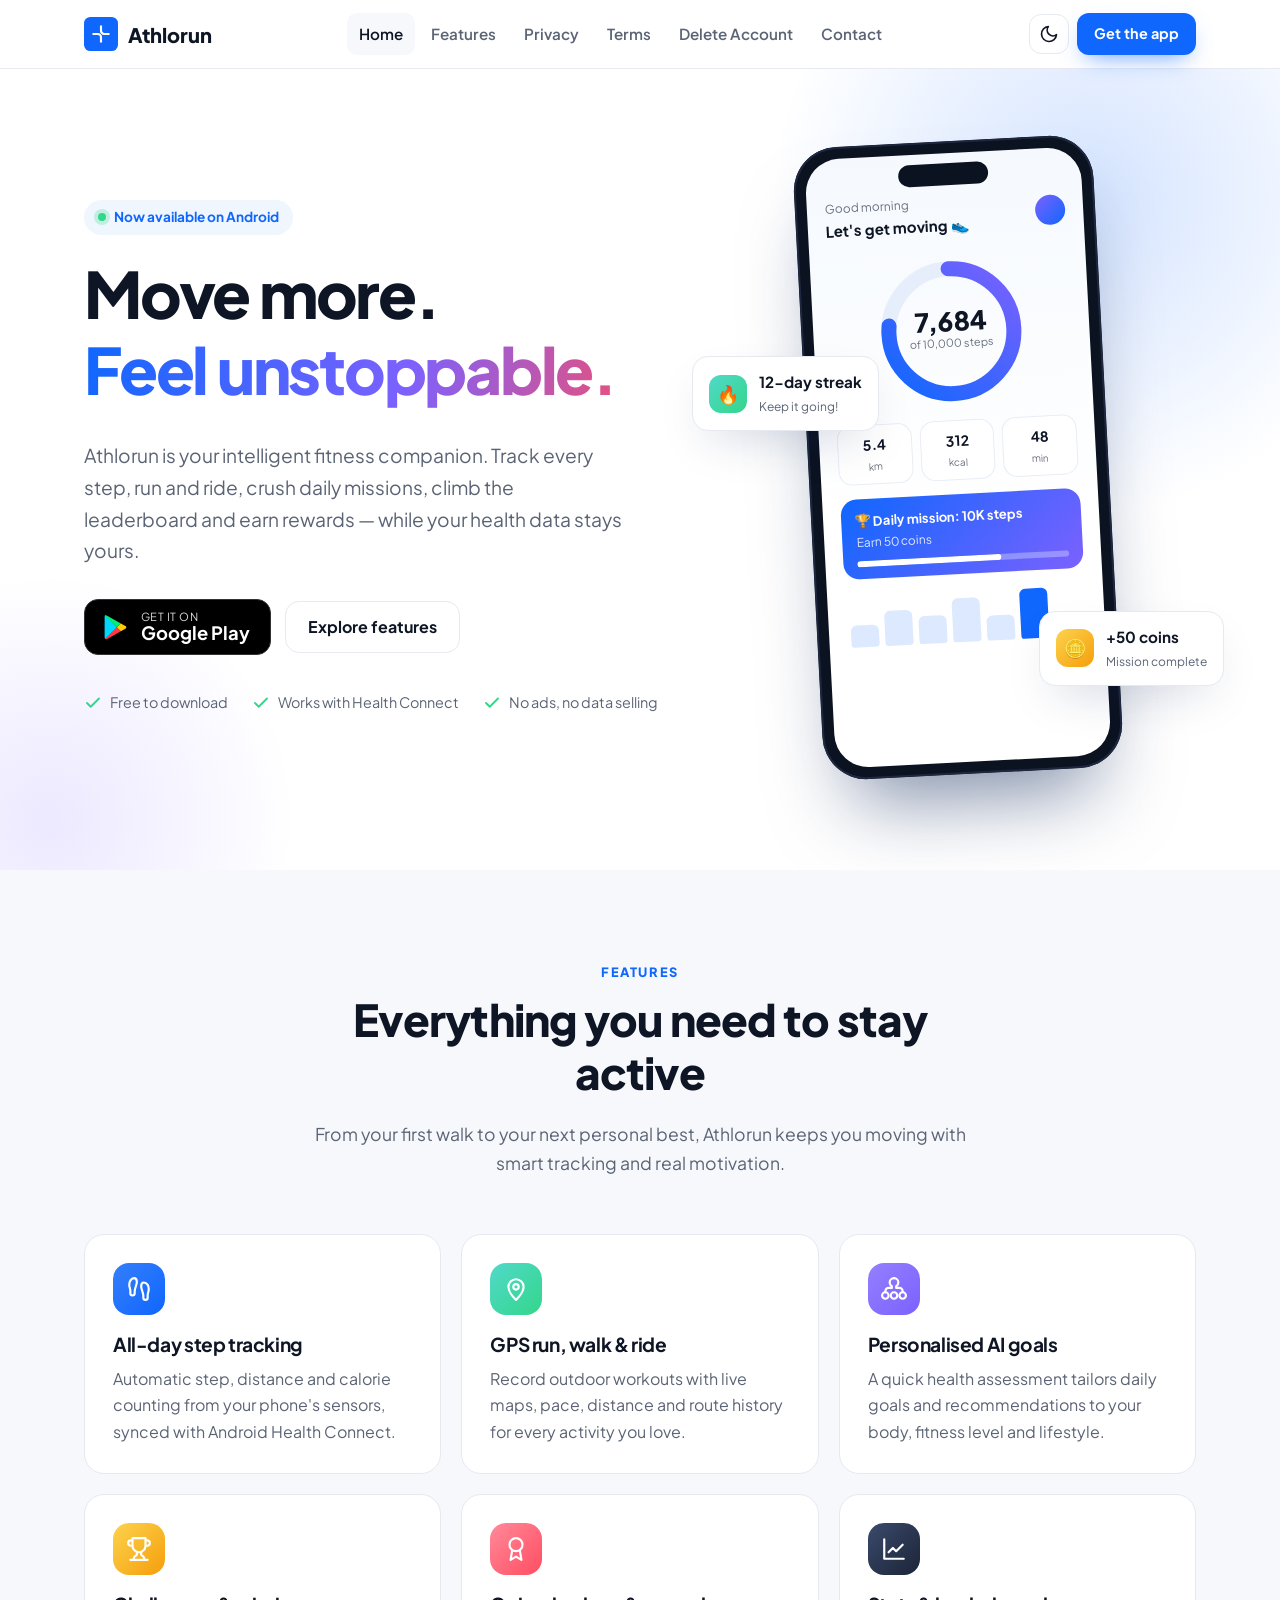
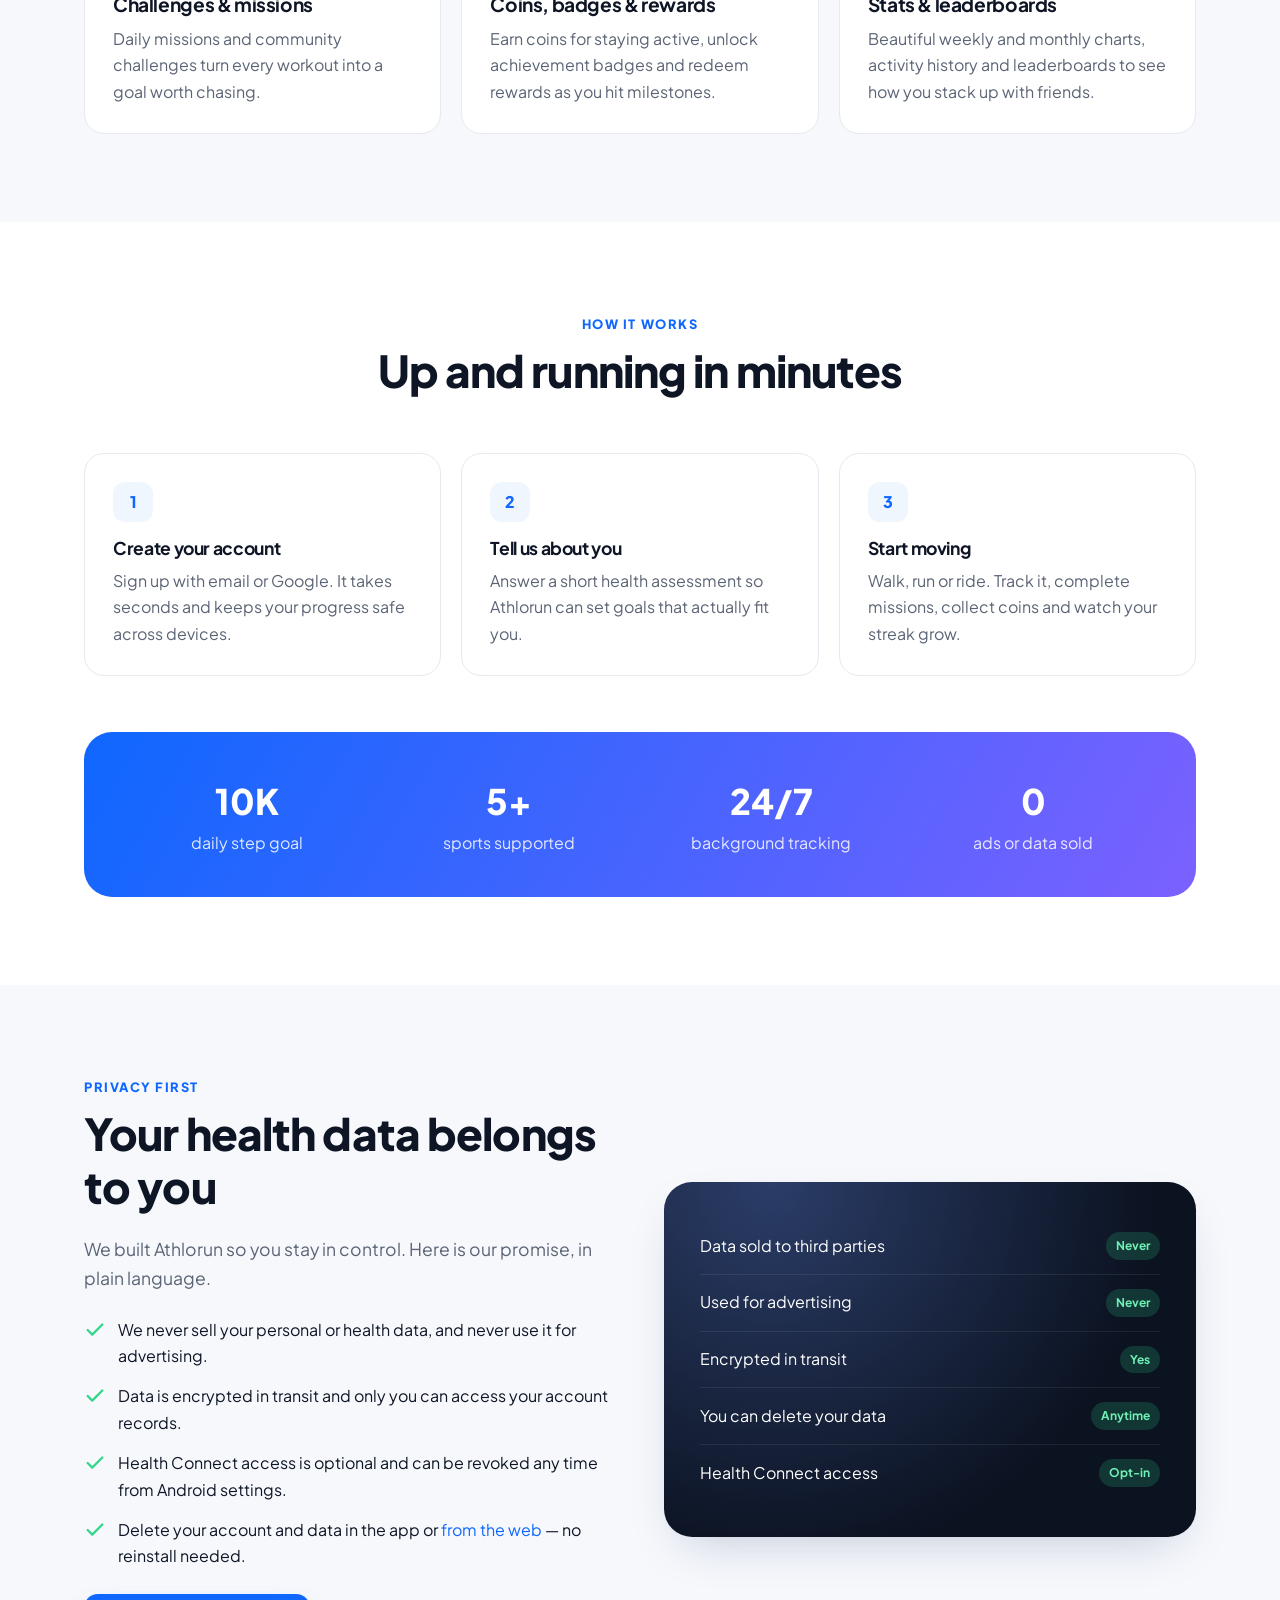
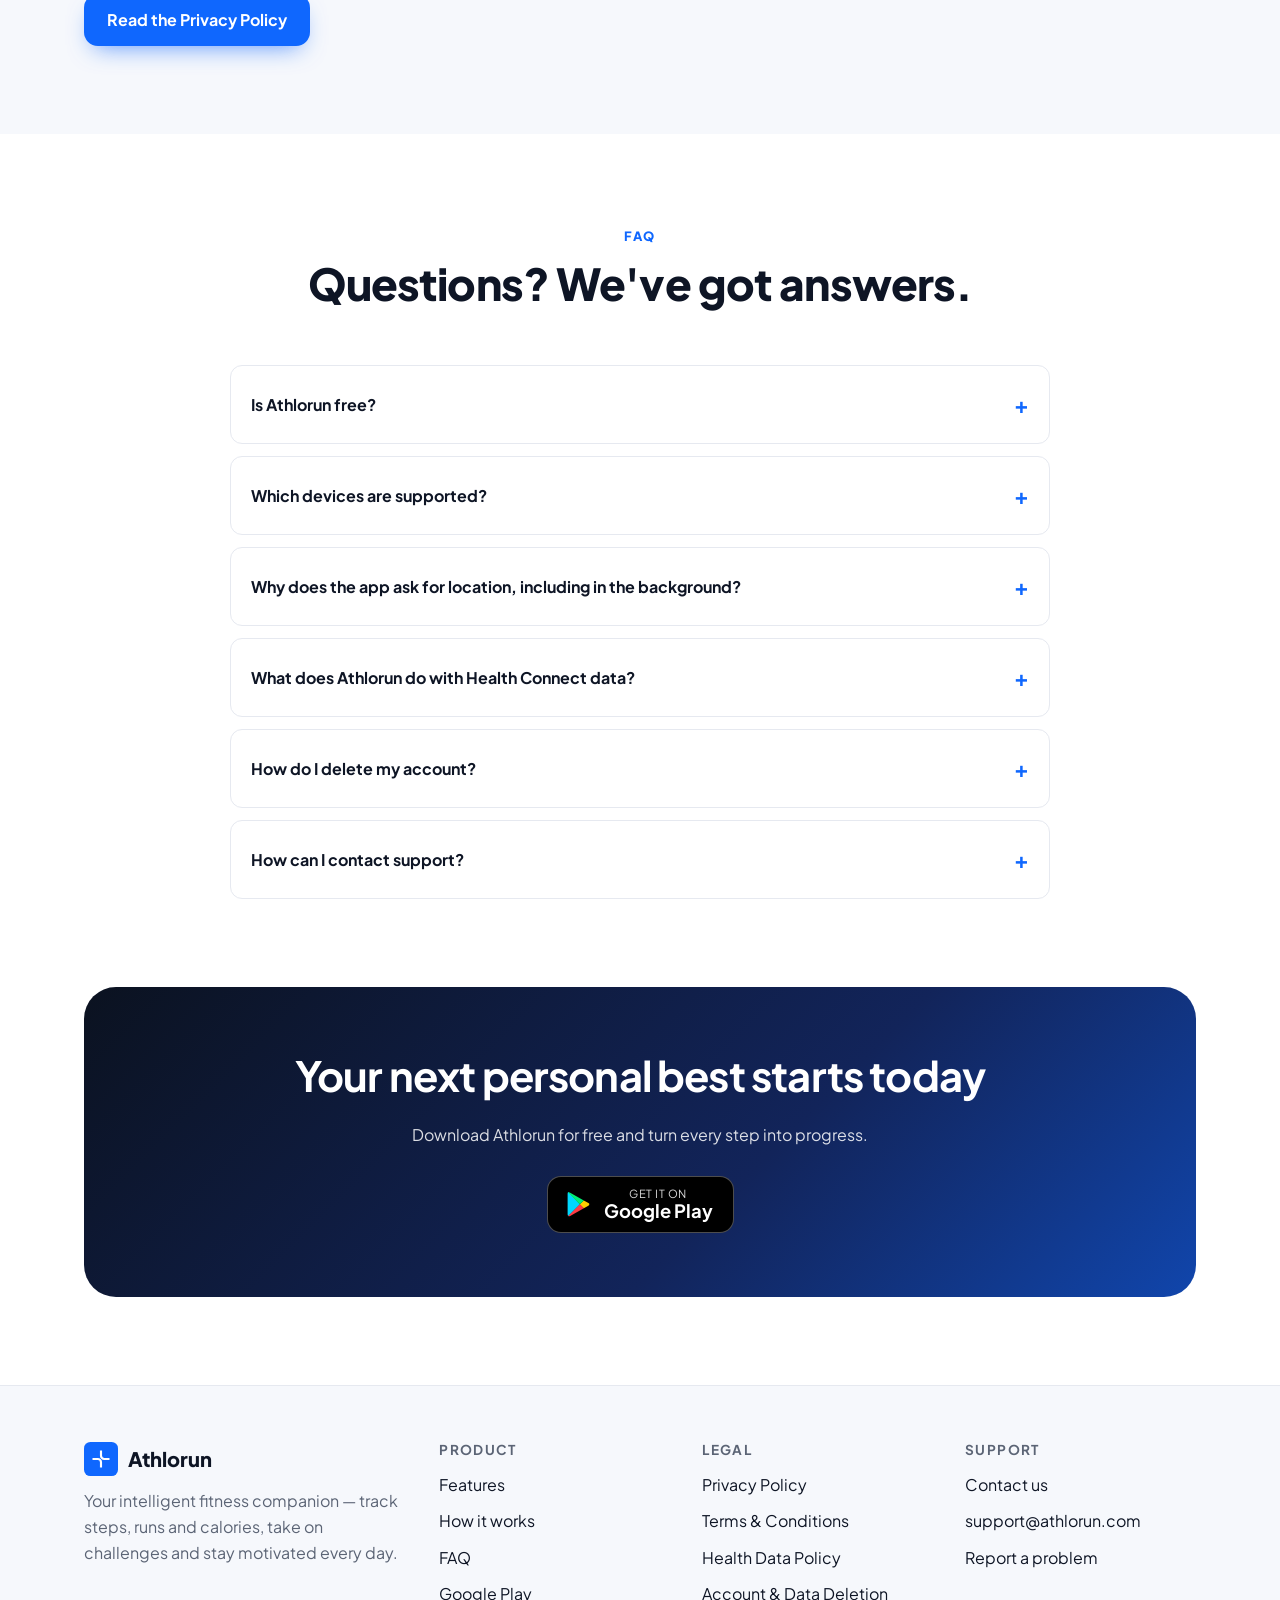
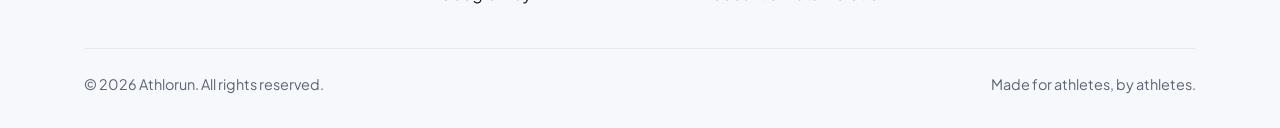
<file: index.html>
<!doctype html>
<html lang="en" class="no-js">
<head>
  <meta charset="utf-8">
  <meta name="viewport" content="width=device-width, initial-scale=1">
  <title>Athlorun — Your Intelligent Fitness Companion</title>
  <meta name="description" content="Athlorun tracks your steps, runs and calories, turns workouts into challenges and rewards, and keeps your health data private. Download it on Google Play.">
  <link rel="canonical" href="https://iayr1.github.io/athlorun-web/">
  <meta name="theme-color" content="#0f67fe">
  <meta property="og:type" content="website">
  <meta property="og:site_name" content="Athlorun">
  <meta property="og:title" content="Athlorun — Your Intelligent Fitness Companion">
  <meta property="og:description" content="Athlorun tracks your steps, runs and calories, turns workouts into challenges and rewards, and keeps your health data private. Download it on Google Play.">
  <meta property="og:url" content="https://iayr1.github.io/athlorun-web/">
  <meta property="og:image" content="https://iayr1.github.io/athlorun-web/assets/img/og-image.png">
  <meta name="twitter:card" content="summary_large_image">
  <link rel="icon" href="favicon.svg" type="image/svg+xml">
  <link rel="apple-touch-icon" href="assets/img/icon-192.png">
  <link rel="manifest" href="site.webmanifest">
  <link rel="preconnect" href="https://fonts.googleapis.com">
  <link rel="preconnect" href="https://fonts.gstatic.com" crossorigin>
  <link href="https://fonts.googleapis.com/css2?family=Plus+Jakarta+Sans:wght@400;500;600;700;800&amp;display=swap" rel="stylesheet">
  <link rel="stylesheet" href="assets/css/style.css">
  <script>try{var t=localStorage.getItem("athlorun-theme");if(t)document.documentElement.setAttribute("data-theme",t)}catch(e){}</script>
</head>
<body>
<a class="skip-link" href="#main">Skip to content</a>
<header class="site-header">
  <nav class="container nav" aria-label="Main">
    <a class="brand" href="index.html"><img src="assets/img/logo.svg" alt="" width="34" height="34">Athlorun</a>
    <ul class="nav-links">
      <li><a href="index.html" aria-current="page">Home</a></li>
      <li><a href="index.html#features">Features</a></li>
      <li><a href="privacy-policy.html">Privacy</a></li>
      <li><a href="terms.html">Terms</a></li>
      <li><a href="delete-account.html">Delete Account</a></li>
      <li><a href="contact.html">Contact</a></li>
    </ul>
    <div class="nav-actions">
      <button class="icon-btn" type="button" data-theme-toggle aria-label="Toggle dark mode">
        <svg viewBox="0 0 24 24" fill="none" stroke="currentColor" stroke-width="2" stroke-linecap="round" stroke-linejoin="round" aria-hidden="true"><path d="M21 12.8A9 9 0 1 1 11.2 3a7 7 0 0 0 9.8 9.8z"/></svg>
      </button>
      <a class="btn btn-primary btn-sm" href="https://play.google.com/store/apps/details?id=com.athlorun.app" target="_blank" rel="noopener">Get the app</a>
      <button class="icon-btn menu-toggle" type="button" data-menu-toggle aria-label="Open menu" aria-expanded="false">
        <svg viewBox="0 0 24 24" fill="none" stroke="currentColor" stroke-width="2" stroke-linecap="round" aria-hidden="true"><path d="M4 7h16M4 12h16M4 17h16"/></svg>
      </button>
    </div>
  </nav>
</header>
<main id="main">
<section class="hero">
  <div class="container hero-grid">
    <div>
      <span class="eyebrow"><span class="dot"></span> Now available on Android</span>
      <h1>Move more.<br><span class="gradient-text">Feel unstoppable.</span></h1>
      <p class="lead">Athlorun is your intelligent fitness companion. Track every step, run and ride, crush daily missions, climb the leaderboard and earn rewards — while your health data stays yours.</p>
      <div class="hero-cta">
        <a class="play-badge" href="https://play.google.com/store/apps/details?id=com.athlorun.app" target="_blank" rel="noopener" aria-label="Get Athlorun on Google Play">
          <svg viewBox="0 0 24 24" aria-hidden="true"><path fill="#00d7fe" d="M3.6 1.8c-.3.3-.5.8-.5 1.4v17.6c0 .6.2 1.1.5 1.4l.1.1 9.9-9.9v-.2L3.7 1.7z"/><path fill="#ffce00" d="m16.9 15.7-3.3-3.3v-.2l3.3-3.3.1.1 3.9 2.2c1.1.6 1.1 1.7 0 2.3l-3.9 2.2z"/><path fill="#ff3a44" d="M17 15.6 13.6 12.3 3.6 22.2c.4.4 1 .4 1.7.1l11.7-6.7"/><path fill="#00f076" d="M17 8.9 5.3 2.3c-.7-.4-1.3-.3-1.7.1l10 9.9z"/></svg>
          <span><small>GET IT ON</small><strong>Google Play</strong></span>
        </a>
        <a class="btn btn-ghost" href="#features">Explore features</a>
      </div>
      <div class="hero-meta">
        <span><svg viewBox="0 0 24 24" fill="none" stroke="currentColor" stroke-width="2.5" stroke-linecap="round" stroke-linejoin="round" aria-hidden="true"><path d="M20 6 9 17l-5-5"/></svg>Free to download</span>
        <span><svg viewBox="0 0 24 24" fill="none" stroke="currentColor" stroke-width="2.5" stroke-linecap="round" stroke-linejoin="round" aria-hidden="true"><path d="M20 6 9 17l-5-5"/></svg>Works with Health Connect</span>
        <span><svg viewBox="0 0 24 24" fill="none" stroke="currentColor" stroke-width="2.5" stroke-linecap="round" stroke-linejoin="round" aria-hidden="true"><path d="M20 6 9 17l-5-5"/></svg>No ads, no data selling</span>
      </div>
    </div>

    <div class="phone-wrap" aria-hidden="true">
      <div class="phone">
        <div class="phone-screen">
          <div class="phone-notch"></div>
          <div class="ps-head">
            <div><span style="color:#6b7280">Good morning</span><br><b>Let's get moving 👟</b></div>
            <div class="avatar"></div>
          </div>
          <div class="ps-ring">
            <svg viewBox="0 0 120 120">
              <circle cx="60" cy="60" r="50" fill="none" stroke="#e6eefc" stroke-width="12"/>
              <circle cx="60" cy="60" r="50" fill="none" stroke="url(#ring)" stroke-width="12" stroke-linecap="round" stroke-dasharray="314" stroke-dashoffset="72"/>
              <defs><linearGradient id="ring" x1="0" y1="0" x2="1" y2="1"><stop offset="0" stop-color="#0f67fe"/><stop offset="1" stop-color="#7b61ff"/></linearGradient></defs>
            </svg>
            <div class="val"><strong>7,684</strong><small>of 10,000 steps</small></div>
          </div>
          <div class="ps-stats">
            <div class="ps-stat"><b>5.4</b><span>km</span></div>
            <div class="ps-stat"><b>312</b><span>kcal</span></div>
            <div class="ps-stat"><b>48</b><span>min</span></div>
          </div>
          <div class="ps-card">
            <b>🏆 Daily mission: 10K steps</b>
            <span style="opacity:.85">Earn 50 coins</span>
            <div class="bar"><i></i></div>
          </div>
          <div class="ps-chart">
            <i style="height:40%"></i><i style="height:65%"></i><i style="height:52%"></i><i style="height:80%"></i><i style="height:45%"></i><i class="on" style="height:92%"></i><i style="height:30%"></i>
          </div>
        </div>
      </div>
      <div class="float-card fc-1"><span class="ic bg-green">🔥</span><span><b>12-day streak</b><small>Keep it going!</small></span></div>
      <div class="float-card fc-2"><span class="ic bg-yellow">🪙</span><span><b>+50 coins</b><small>Mission complete</small></span></div>
    </div>
  </div>
</section>

<section id="features" class="section-alt">
  <div class="container">
    <div class="section-head reveal">
      <span class="kicker">Features</span>
      <h2>Everything you need to stay active</h2>
      <p>From your first walk to your next personal best, Athlorun keeps you moving with smart tracking and real motivation.</p>
    </div>
    <div class="grid-3">
      <article class="card reveal">
        <div class="feature-icon bg-blue"><svg viewBox="0 0 24 24" fill="none" stroke="currentColor" stroke-width="2" stroke-linecap="round" stroke-linejoin="round" aria-hidden="true"><path d="M4 16v-2.4C4 11.5 3 10.5 3 8c0-2.7 1.5-6 4.5-6C9.4 2 10 3.8 10 5.5c0 3.1-2 5.7-2 8.7V16a2 2 0 1 1-4 0zM20 20v-2.4c0-2.1 1-3.1 1-5.6 0-2.7-1.5-6-4.5-6C14.6 6 14 7.8 14 9.5c0 3.1 2 5.7 2 8.7V20a2 2 0 1 0 4 0z"/></svg></div>
        <h3>All-day step tracking</h3>
        <p>Automatic step, distance and calorie counting from your phone's sensors, synced with Android Health Connect.</p>
      </article>
      <article class="card reveal">
        <div class="feature-icon bg-green"><svg viewBox="0 0 24 24" fill="none" stroke="currentColor" stroke-width="2" stroke-linecap="round" stroke-linejoin="round" aria-hidden="true"><path d="M12 22s7-6.3 7-12a7 7 0 1 0-14 0c0 5.7 7 12 7 12z"/><circle cx="12" cy="10" r="2.5"/></svg></div>
        <h3>GPS run, walk &amp; ride</h3>
        <p>Record outdoor workouts with live maps, pace, distance and route history for every activity you love.</p>
      </article>
      <article class="card reveal">
        <div class="feature-icon bg-purple"><svg viewBox="0 0 24 24" fill="none" stroke="currentColor" stroke-width="2" stroke-linecap="round" stroke-linejoin="round" aria-hidden="true"><path d="M12 2a4 4 0 0 1 4 4c0 1.5-.8 2.8-2 3.5V11h3a3 3 0 0 1 3 3v1"/><path d="M12 2a4 4 0 0 0-4 4c0 1.5.8 2.8 2 3.5V11H7a3 3 0 0 0-3 3v1"/><circle cx="4" cy="18" r="3"/><circle cx="20" cy="18" r="3"/><circle cx="12" cy="18" r="3"/></svg></div>
        <h3>Personalised AI goals</h3>
        <p>A quick health assessment tailors daily goals and recommendations to your body, fitness level and lifestyle.</p>
      </article>
      <article class="card reveal">
        <div class="feature-icon bg-yellow"><svg viewBox="0 0 24 24" fill="none" stroke="currentColor" stroke-width="2" stroke-linecap="round" stroke-linejoin="round" aria-hidden="true"><path d="M6 9H4.5a2.5 2.5 0 0 1 0-5H6M18 9h1.5a2.5 2.5 0 0 0 0-5H18M4 22h16M10 14.7V17c0 .6-.5 1-1 1.2-1.2.5-2 2-2 3.8M14 14.7V17c0 .6.5 1 1 1.2 1.2.5 2 2 2 3.8M18 2H6v7a6 6 0 0 0 12 0V2z"/></svg></div>
        <h3>Challenges &amp; missions</h3>
        <p>Daily missions and community challenges turn every workout into a goal worth chasing.</p>
      </article>
      <article class="card reveal">
        <div class="feature-icon bg-pink"><svg viewBox="0 0 24 24" fill="none" stroke="currentColor" stroke-width="2" stroke-linecap="round" stroke-linejoin="round" aria-hidden="true"><circle cx="12" cy="8" r="6"/><path d="M15.5 13 17 22l-5-3-5 3 1.5-9"/></svg></div>
        <h3>Coins, badges &amp; rewards</h3>
        <p>Earn coins for staying active, unlock achievement badges and redeem rewards as you hit milestones.</p>
      </article>
      <article class="card reveal">
        <div class="feature-icon bg-dark"><svg viewBox="0 0 24 24" fill="none" stroke="currentColor" stroke-width="2" stroke-linecap="round" stroke-linejoin="round" aria-hidden="true"><path d="M3 3v18h18"/><path d="m7 15 4-4 3 3 6-6"/></svg></div>
        <h3>Stats &amp; leaderboards</h3>
        <p>Beautiful weekly and monthly charts, activity history and leaderboards to see how you stack up with friends.</p>
      </article>
    </div>
  </div>
</section>

<section id="how-it-works">
  <div class="container">
    <div class="section-head reveal">
      <span class="kicker">How it works</span>
      <h2>Up and running in minutes</h2>
    </div>
    <div class="steps">
      <div class="step reveal"><h3>Create your account</h3><p>Sign up with email or Google. It takes seconds and keeps your progress safe across devices.</p></div>
      <div class="step reveal"><h3>Tell us about you</h3><p>Answer a short health assessment so Athlorun can set goals that actually fit you.</p></div>
      <div class="step reveal"><h3>Start moving</h3><p>Walk, run or ride. Track it, complete missions, collect coins and watch your streak grow.</p></div>
    </div>

    <div class="stats-band reveal" style="margin-top:56px">
      <div><strong>10K</strong><span>daily step goal</span></div>
      <div><strong>5+</strong><span>sports supported</span></div>
      <div><strong>24/7</strong><span>background tracking</span></div>
      <div><strong>0</strong><span>ads or data sold</span></div>
    </div>
  </div>
</section>

<section id="privacy" class="section-alt">
  <div class="container privacy-split">
    <div class="reveal">
      <div class="section-head" style="text-align:left;margin:0 0 24px">
        <span class="kicker">Privacy first</span>
        <h2>Your health data belongs to you</h2>
        <p>We built Athlorun so you stay in control. Here is our promise, in plain language.</p>
      </div>
      <ul class="check-list">
        <li><svg viewBox="0 0 24 24" fill="none" stroke="currentColor" stroke-width="2.5" stroke-linecap="round" stroke-linejoin="round" aria-hidden="true"><path d="M20 6 9 17l-5-5"/></svg><span>We never sell your personal or health data, and never use it for advertising.</span></li>
        <li><svg viewBox="0 0 24 24" fill="none" stroke="currentColor" stroke-width="2.5" stroke-linecap="round" stroke-linejoin="round" aria-hidden="true"><path d="M20 6 9 17l-5-5"/></svg><span>Data is encrypted in transit and only you can access your account records.</span></li>
        <li><svg viewBox="0 0 24 24" fill="none" stroke="currentColor" stroke-width="2.5" stroke-linecap="round" stroke-linejoin="round" aria-hidden="true"><path d="M20 6 9 17l-5-5"/></svg><span>Health Connect access is optional and can be revoked any time from Android settings.</span></li>
        <li><svg viewBox="0 0 24 24" fill="none" stroke="currentColor" stroke-width="2.5" stroke-linecap="round" stroke-linejoin="round" aria-hidden="true"><path d="M20 6 9 17l-5-5"/></svg><span>Delete your account and data in the app or <a href="delete-account.html">from the web</a> — no reinstall needed.</span></li>
      </ul>
      <a class="btn btn-primary" href="privacy-policy.html">Read the Privacy Policy</a>
    </div>
    <div class="shield-card reveal" aria-label="Data practices summary">
      <div class="row"><span>Data sold to third parties</span><span class="pill">Never</span></div>
      <div class="row"><span>Used for advertising</span><span class="pill">Never</span></div>
      <div class="row"><span>Encrypted in transit</span><span class="pill">Yes</span></div>
      <div class="row"><span>You can delete your data</span><span class="pill">Anytime</span></div>
      <div class="row"><span>Health Connect access</span><span class="pill">Opt-in</span></div>
    </div>
  </div>
</section>

<section id="faq">
  <div class="container">
    <div class="section-head reveal">
      <span class="kicker">FAQ</span>
      <h2>Questions? We've got answers.</h2>
    </div>
    <div class="faq">
      <details class="reveal"><summary>Is Athlorun free?</summary><p>Yes. Athlorun is free to download and use. If we ever introduce optional paid features, they will be clearly labelled and priced in Google Play before you buy.</p></details>
      <details class="reveal"><summary>Which devices are supported?</summary><p>Athlorun runs on Android phones. Step counting uses your phone's built-in sensors and, where available, Android Health Connect.</p></details>
      <details class="reveal"><summary>Why does the app ask for location, including in the background?</summary><p>Location is used only to record the route, distance and pace of workouts you start. Background location lets tracking continue while your screen is off or you switch apps during an active workout. It is never used for ads and you can deny it — step counting still works.</p></details>
      <details class="reveal"><summary>What does Athlorun do with Health Connect data?</summary><p>With your permission, Athlorun reads and writes steps and distance so your activity stays in sync with other health apps. This data is used only to show your progress and power in-app features. See our <a href="privacy-policy.html#health-data">Health Data Policy</a>.</p></details>
      <details class="reveal"><summary>How do I delete my account?</summary><p>Open the app → Profile → Settings → <strong>Delete Your Account</strong>. You can also request deletion from our <a href="delete-account.html">account deletion page</a> without installing the app.</p></details>
      <details class="reveal"><summary>How can I contact support?</summary><p>Email us at <a href="mailto:support@athlorun.com">support@athlorun.com</a> or use the <a href="contact.html">contact form</a>. We usually reply within 2 business days.</p></details>
    </div>
  </div>
</section>

<section style="padding-top:0">
  <div class="container">
    <div class="cta reveal">
      <h2>Your next personal best starts today</h2>
      <p>Download Athlorun for free and turn every step into progress.</p>
      <a class="play-badge" href="https://play.google.com/store/apps/details?id=com.athlorun.app" target="_blank" rel="noopener" aria-label="Get Athlorun on Google Play">
        <svg viewBox="0 0 24 24" aria-hidden="true"><path fill="#00d7fe" d="M3.6 1.8c-.3.3-.5.8-.5 1.4v17.6c0 .6.2 1.1.5 1.4l.1.1 9.9-9.9v-.2L3.7 1.7z"/><path fill="#ffce00" d="m16.9 15.7-3.3-3.3v-.2l3.3-3.3.1.1 3.9 2.2c1.1.6 1.1 1.7 0 2.3l-3.9 2.2z"/><path fill="#ff3a44" d="M17 15.6 13.6 12.3 3.6 22.2c.4.4 1 .4 1.7.1l11.7-6.7"/><path fill="#00f076" d="M17 8.9 5.3 2.3c-.7-.4-1.3-.3-1.7.1l10 9.9z"/></svg>
        <span><small>GET IT ON</small><strong>Google Play</strong></span>
      </a>
    </div>
  </div>
</section>
</main>
<footer class="site-footer">
  <div class="container">
    <div class="footer-grid">
      <div class="footer-about">
        <a class="brand" href="index.html"><img src="assets/img/logo.svg" alt="" width="34" height="34">Athlorun</a>
        <p>Your intelligent fitness companion — track steps, runs and calories, take on challenges and stay motivated every day.</p>
      </div>
      <div>
        <h4>Product</h4>
        <ul>
          <li><a href="index.html#features">Features</a></li>
          <li><a href="index.html#how-it-works">How it works</a></li>
          <li><a href="index.html#faq">FAQ</a></li>
          <li><a href="https://play.google.com/store/apps/details?id=com.athlorun.app" target="_blank" rel="noopener">Google Play</a></li>
        </ul>
      </div>
      <div>
        <h4>Legal</h4>
        <ul>
          <li><a href="privacy-policy.html">Privacy Policy</a></li>
          <li><a href="terms.html">Terms &amp; Conditions</a></li>
          <li><a href="privacy-policy.html#health-data">Health Data Policy</a></li>
          <li><a href="delete-account.html">Account &amp; Data Deletion</a></li>
        </ul>
      </div>
      <div>
        <h4>Support</h4>
        <ul>
          <li><a href="contact.html">Contact us</a></li>
          <li><a href="mailto:support@athlorun.com">support@athlorun.com</a></li>
          <li><a href="contact.html#report">Report a problem</a></li>
        </ul>
      </div>
    </div>
    <div class="footer-bottom">
      <span>&copy; <span data-year>2026</span> Athlorun. All rights reserved.</span>
      <span>Made for athletes, by athletes.</span>
    </div>
  </div>
</footer>
<script src="assets/js/main.js" defer></script>
</body>
</html>
</file>
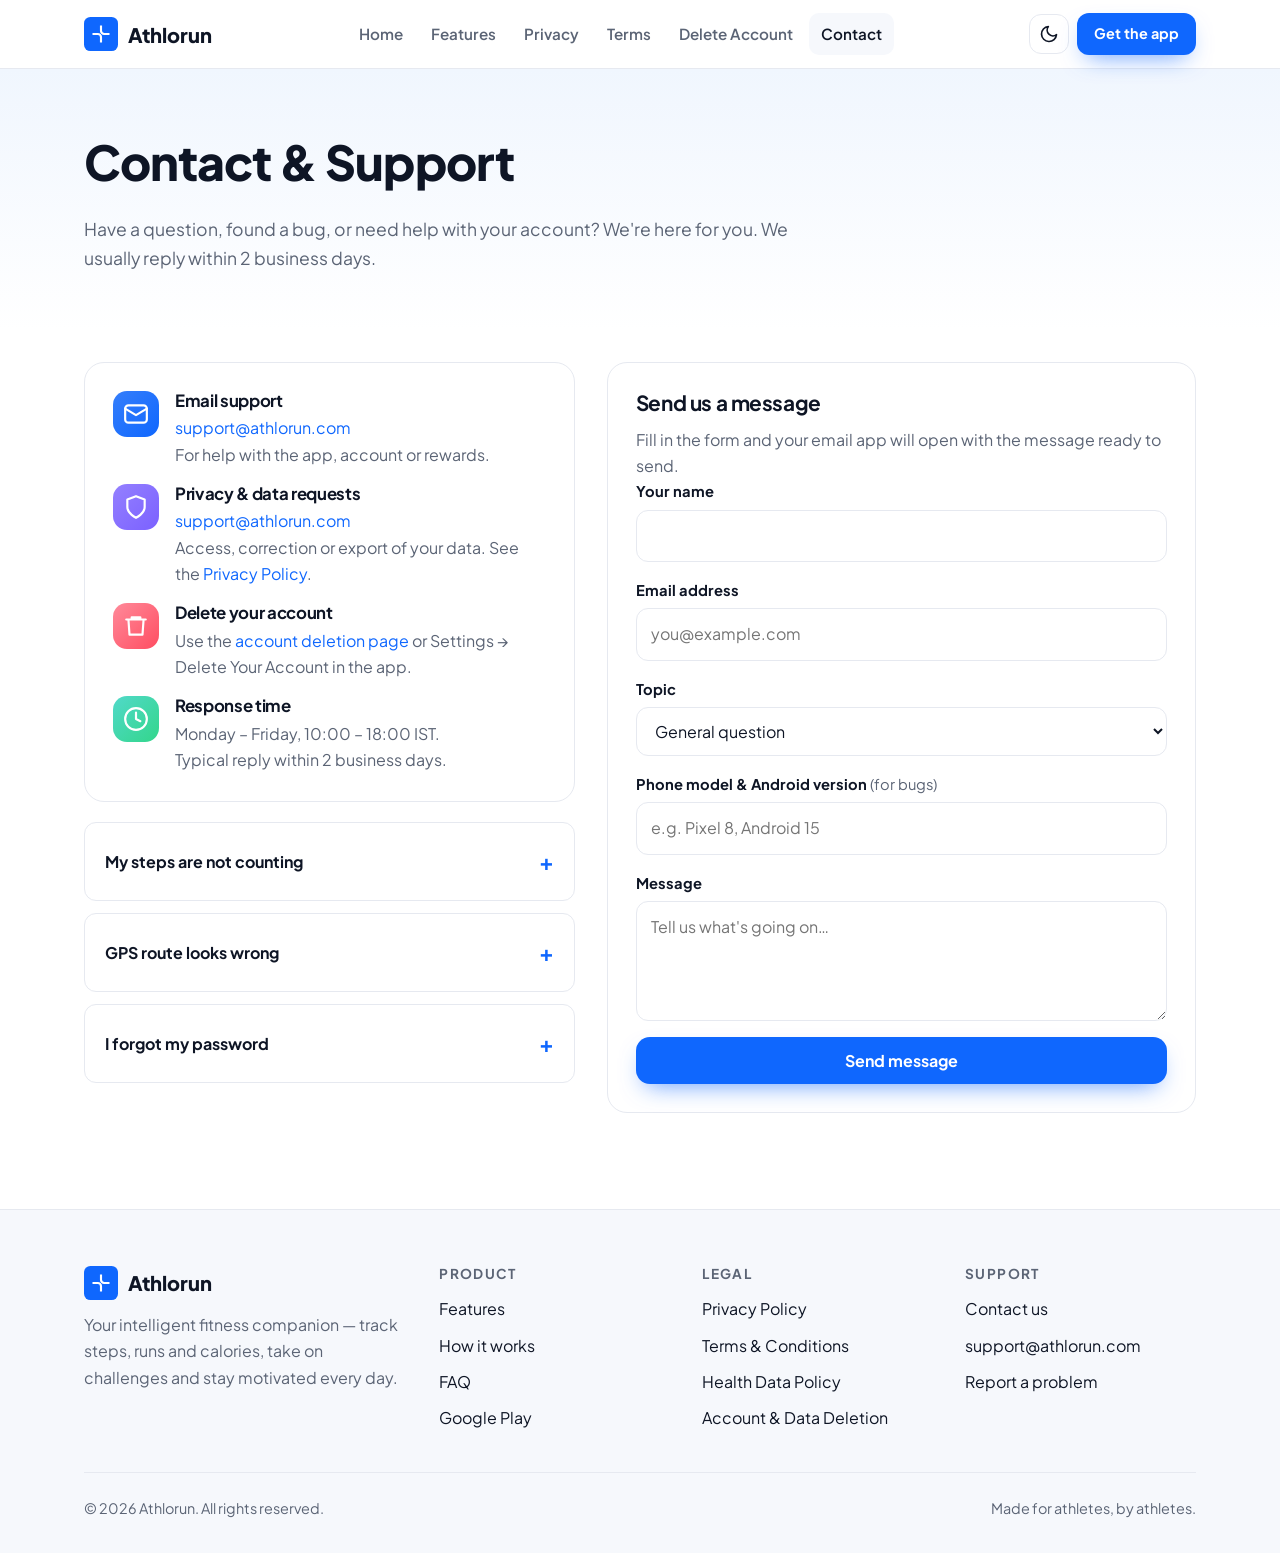
<file: contact.html>
<!doctype html>
<html lang="en" class="no-js">
<head>
  <meta charset="utf-8">
  <meta name="viewport" content="width=device-width, initial-scale=1">
  <title>Contact & Support — Athlorun</title>
  <meta name="description" content="Get help with Athlorun, report a problem, or contact our privacy team.">
  <link rel="canonical" href="https://iayr1.github.io/athlorun-web/contact.html">
  <meta name="theme-color" content="#0f67fe">
  <meta property="og:type" content="website">
  <meta property="og:site_name" content="Athlorun">
  <meta property="og:title" content="Contact & Support — Athlorun">
  <meta property="og:description" content="Get help with Athlorun, report a problem, or contact our privacy team.">
  <meta property="og:url" content="https://iayr1.github.io/athlorun-web/contact.html">
  <meta property="og:image" content="https://iayr1.github.io/athlorun-web/assets/img/og-image.png">
  <meta name="twitter:card" content="summary_large_image">
  <link rel="icon" href="favicon.svg" type="image/svg+xml">
  <link rel="apple-touch-icon" href="assets/img/icon-192.png">
  <link rel="manifest" href="site.webmanifest">
  <link rel="preconnect" href="https://fonts.googleapis.com">
  <link rel="preconnect" href="https://fonts.gstatic.com" crossorigin>
  <link href="https://fonts.googleapis.com/css2?family=Plus+Jakarta+Sans:wght@400;500;600;700;800&amp;display=swap" rel="stylesheet">
  <link rel="stylesheet" href="assets/css/style.css">
  <script>try{var t=localStorage.getItem("athlorun-theme");if(t)document.documentElement.setAttribute("data-theme",t)}catch(e){}</script>
</head>
<body>
<a class="skip-link" href="#main">Skip to content</a>
<header class="site-header">
  <nav class="container nav" aria-label="Main">
    <a class="brand" href="index.html"><img src="assets/img/logo.svg" alt="" width="34" height="34">Athlorun</a>
    <ul class="nav-links">
      <li><a href="index.html">Home</a></li>
      <li><a href="index.html#features">Features</a></li>
      <li><a href="privacy-policy.html">Privacy</a></li>
      <li><a href="terms.html">Terms</a></li>
      <li><a href="delete-account.html">Delete Account</a></li>
      <li><a href="contact.html" aria-current="page">Contact</a></li>
    </ul>
    <div class="nav-actions">
      <button class="icon-btn" type="button" data-theme-toggle aria-label="Toggle dark mode">
        <svg viewBox="0 0 24 24" fill="none" stroke="currentColor" stroke-width="2" stroke-linecap="round" stroke-linejoin="round" aria-hidden="true"><path d="M21 12.8A9 9 0 1 1 11.2 3a7 7 0 0 0 9.8 9.8z"/></svg>
      </button>
      <a class="btn btn-primary btn-sm" href="https://play.google.com/store/apps/details?id=com.athlorun.app" target="_blank" rel="noopener">Get the app</a>
      <button class="icon-btn menu-toggle" type="button" data-menu-toggle aria-label="Open menu" aria-expanded="false">
        <svg viewBox="0 0 24 24" fill="none" stroke="currentColor" stroke-width="2" stroke-linecap="round" aria-hidden="true"><path d="M4 7h16M4 12h16M4 17h16"/></svg>
      </button>
    </div>
  </nav>
</header>
<main id="main">
<section class="page-hero">
  <div class="container">
    <h1>Contact &amp; Support</h1>
    <p>Have a question, found a bug, or need help with your account? We're here for you. We usually reply within 2 business days.</p>
  </div>
</section>

<div class="container contact-grid">
  <div>
    <div class="card">
      <div class="contact-card">
        <div class="feature-icon bg-blue"><svg viewBox="0 0 24 24" fill="none" stroke="currentColor" stroke-width="2" stroke-linecap="round" stroke-linejoin="round" aria-hidden="true"><rect x="2" y="4" width="20" height="16" rx="3"/><path d="m22 7-10 6L2 7"/></svg></div>
        <div><h3>Email support</h3><p><a href="mailto:support@athlorun.com">support@athlorun.com</a><br>For help with the app, account or rewards.</p></div>
      </div>
      <div class="contact-card">
        <div class="feature-icon bg-purple"><svg viewBox="0 0 24 24" fill="none" stroke="currentColor" stroke-width="2" stroke-linecap="round" stroke-linejoin="round" aria-hidden="true"><path d="M12 22s8-4 8-10V5l-8-3-8 3v7c0 6 8 10 8 10z"/></svg></div>
        <div><h3>Privacy &amp; data requests</h3><p><a href="mailto:support@athlorun.com?subject=Privacy%20request">support@athlorun.com</a><br>Access, correction or export of your data. See the <a href="privacy-policy.html">Privacy Policy</a>.</p></div>
      </div>
      <div class="contact-card">
        <div class="feature-icon bg-pink"><svg viewBox="0 0 24 24" fill="none" stroke="currentColor" stroke-width="2" stroke-linecap="round" stroke-linejoin="round" aria-hidden="true"><path d="M3 6h18M8 6V4h8v2M19 6l-1 14H6L5 6"/></svg></div>
        <div><h3>Delete your account</h3><p>Use the <a href="delete-account.html">account deletion page</a> or Settings → Delete Your Account in the app.</p></div>
      </div>
      <div class="contact-card">
        <div class="feature-icon bg-green"><svg viewBox="0 0 24 24" fill="none" stroke="currentColor" stroke-width="2" stroke-linecap="round" stroke-linejoin="round" aria-hidden="true"><circle cx="12" cy="12" r="10"/><path d="M12 6v6l4 2"/></svg></div>
        <div><h3>Response time</h3><p>Monday – Friday, 10:00 – 18:00 IST.<br>Typical reply within 2 business days.</p></div>
      </div>
    </div>

    <div class="faq" style="margin-top:20px">
      <details><summary>My steps are not counting</summary><p>Make sure Athlorun has the <strong>Physical activity</strong> permission and, if you use it, Health Connect access. Disable battery optimisation for Athlorun in Android Settings → Apps → Athlorun → Battery so it can count in the background.</p></details>
      <details><summary>GPS route looks wrong</summary><p>Allow <strong>Precise location</strong>, wait for a GPS lock before starting a workout, and avoid starting indoors. Tall buildings and tunnels can reduce accuracy.</p></details>
      <details><summary>I forgot my password</summary><p>On the sign-in screen, tap <strong>Forgot password</strong> and we'll email you a reset link. If you signed up with Google, use "Continue with Google" instead.</p></details>
    </div>
  </div>

  <div class="card" id="report">
    <h2 style="font-size:1.3rem">Send us a message</h2>
    <p style="color:var(--text-muted)">Fill in the form and your email app will open with the message ready to send.</p>
    <form class="form" data-mailto="support@athlorun.com" data-subject="Athlorun support" novalidate>
      <div class="field">
        <label for="c-name">Your name</label>
        <input id="c-name" name="name" data-label="Name" type="text" required autocomplete="name">
      </div>
      <div class="field">
        <label for="c-email">Email address</label>
        <input id="c-email" name="email" data-label="Email" type="email" required autocomplete="email" placeholder="you@example.com">
      </div>
      <div class="field">
        <label for="c-topic">Topic</label>
        <select id="c-topic" name="topic" data-label="Topic" required>
          <option value="General question">General question</option>
          <option value="Report a bug">Report a bug</option>
          <option value="Account or sign-in help">Account or sign-in help</option>
          <option value="Coins, challenges or rewards">Coins, challenges or rewards</option>
          <option value="Privacy or data request">Privacy or data request</option>
          <option value="Report abuse or inappropriate content">Report abuse or inappropriate content</option>
          <option value="Partnership or press">Partnership or press</option>
          <option value="Feedback or feature idea">Feedback or feature idea</option>
        </select>
      </div>
      <div class="field">
        <label for="c-device">Phone model &amp; Android version <span style="font-weight:400;color:var(--text-muted)">(for bugs)</span></label>
        <input id="c-device" name="device" data-label="Device" type="text" placeholder="e.g. Pixel 8, Android 15">
      </div>
      <div class="field">
        <label for="c-msg">Message</label>
        <textarea id="c-msg" name="message" data-label="Message" required placeholder="Tell us what's going on…"></textarea>
      </div>
      <button class="btn btn-primary" type="submit">Send message</button>
    </form>
    <div class="form-success callout" role="status" style="margin-top:16px">
      <p><strong>Thanks!</strong> Your email app should have opened with your message. If not, email us directly at <a href="mailto:support@athlorun.com">support@athlorun.com</a>.</p>
    </div>
  </div>
</div>
</main>
<footer class="site-footer">
  <div class="container">
    <div class="footer-grid">
      <div class="footer-about">
        <a class="brand" href="index.html"><img src="assets/img/logo.svg" alt="" width="34" height="34">Athlorun</a>
        <p>Your intelligent fitness companion — track steps, runs and calories, take on challenges and stay motivated every day.</p>
      </div>
      <div>
        <h4>Product</h4>
        <ul>
          <li><a href="index.html#features">Features</a></li>
          <li><a href="index.html#how-it-works">How it works</a></li>
          <li><a href="index.html#faq">FAQ</a></li>
          <li><a href="https://play.google.com/store/apps/details?id=com.athlorun.app" target="_blank" rel="noopener">Google Play</a></li>
        </ul>
      </div>
      <div>
        <h4>Legal</h4>
        <ul>
          <li><a href="privacy-policy.html">Privacy Policy</a></li>
          <li><a href="terms.html">Terms &amp; Conditions</a></li>
          <li><a href="privacy-policy.html#health-data">Health Data Policy</a></li>
          <li><a href="delete-account.html">Account &amp; Data Deletion</a></li>
        </ul>
      </div>
      <div>
        <h4>Support</h4>
        <ul>
          <li><a href="contact.html">Contact us</a></li>
          <li><a href="mailto:support@athlorun.com">support@athlorun.com</a></li>
          <li><a href="contact.html#report">Report a problem</a></li>
        </ul>
      </div>
    </div>
    <div class="footer-bottom">
      <span>&copy; <span data-year>2026</span> Athlorun. All rights reserved.</span>
      <span>Made for athletes, by athletes.</span>
    </div>
  </div>
</footer>
<script src="assets/js/main.js" defer></script>
</body>
</html>
</file>
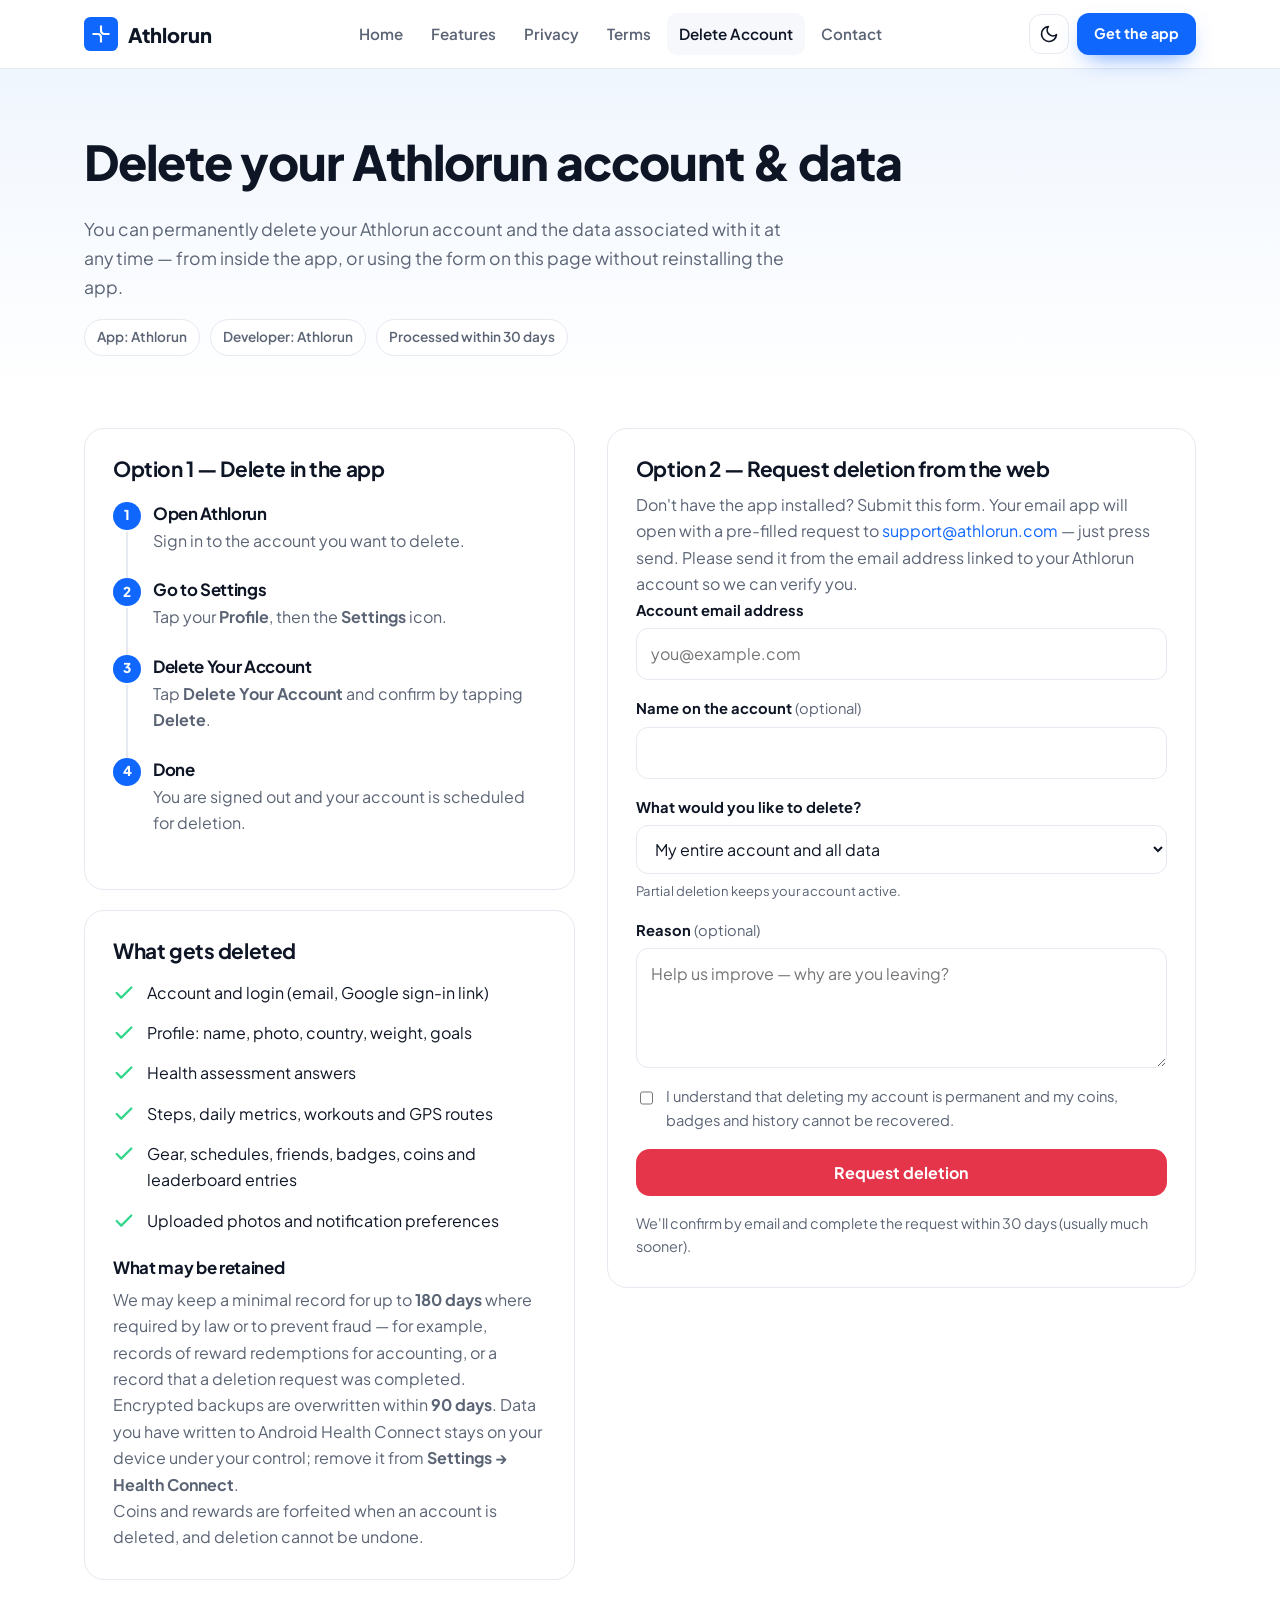
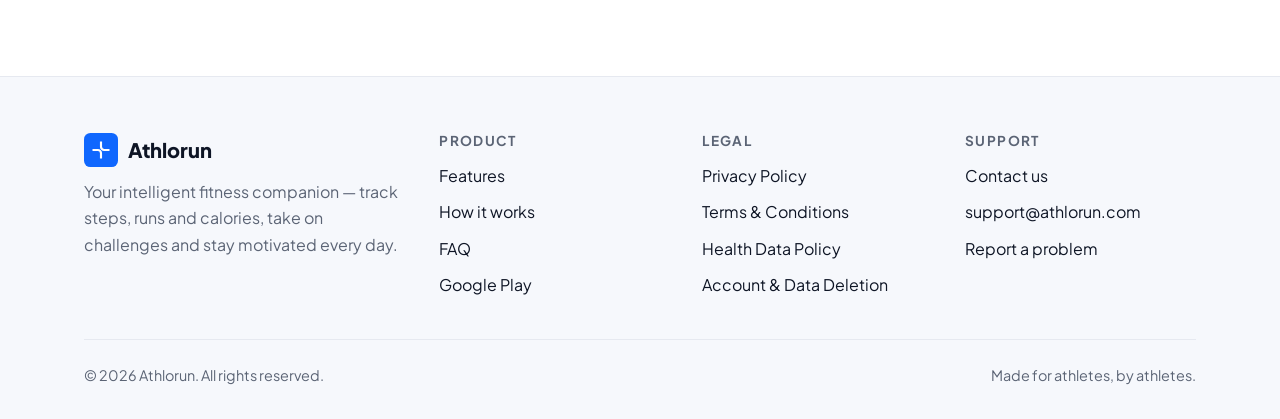
<file: delete-account.html>
<!doctype html>
<html lang="en" class="no-js">
<head>
  <meta charset="utf-8">
  <meta name="viewport" content="width=device-width, initial-scale=1">
  <title>Delete Your Account & Data — Athlorun</title>
  <meta name="description" content="Request deletion of your Athlorun account and associated data, in the app or from this page, without reinstalling the app.">
  <link rel="canonical" href="https://iayr1.github.io/athlorun-web/delete-account.html">
  <meta name="theme-color" content="#0f67fe">
  <meta property="og:type" content="website">
  <meta property="og:site_name" content="Athlorun">
  <meta property="og:title" content="Delete Your Account & Data — Athlorun">
  <meta property="og:description" content="Request deletion of your Athlorun account and associated data, in the app or from this page, without reinstalling the app.">
  <meta property="og:url" content="https://iayr1.github.io/athlorun-web/delete-account.html">
  <meta property="og:image" content="https://iayr1.github.io/athlorun-web/assets/img/og-image.png">
  <meta name="twitter:card" content="summary_large_image">
  <link rel="icon" href="favicon.svg" type="image/svg+xml">
  <link rel="apple-touch-icon" href="assets/img/icon-192.png">
  <link rel="manifest" href="site.webmanifest">
  <link rel="preconnect" href="https://fonts.googleapis.com">
  <link rel="preconnect" href="https://fonts.gstatic.com" crossorigin>
  <link href="https://fonts.googleapis.com/css2?family=Plus+Jakarta+Sans:wght@400;500;600;700;800&amp;display=swap" rel="stylesheet">
  <link rel="stylesheet" href="assets/css/style.css">
  <script>try{var t=localStorage.getItem("athlorun-theme");if(t)document.documentElement.setAttribute("data-theme",t)}catch(e){}</script>
</head>
<body>
<a class="skip-link" href="#main">Skip to content</a>
<header class="site-header">
  <nav class="container nav" aria-label="Main">
    <a class="brand" href="index.html"><img src="assets/img/logo.svg" alt="" width="34" height="34">Athlorun</a>
    <ul class="nav-links">
      <li><a href="index.html">Home</a></li>
      <li><a href="index.html#features">Features</a></li>
      <li><a href="privacy-policy.html">Privacy</a></li>
      <li><a href="terms.html">Terms</a></li>
      <li><a href="delete-account.html" aria-current="page">Delete Account</a></li>
      <li><a href="contact.html">Contact</a></li>
    </ul>
    <div class="nav-actions">
      <button class="icon-btn" type="button" data-theme-toggle aria-label="Toggle dark mode">
        <svg viewBox="0 0 24 24" fill="none" stroke="currentColor" stroke-width="2" stroke-linecap="round" stroke-linejoin="round" aria-hidden="true"><path d="M21 12.8A9 9 0 1 1 11.2 3a7 7 0 0 0 9.8 9.8z"/></svg>
      </button>
      <a class="btn btn-primary btn-sm" href="https://play.google.com/store/apps/details?id=com.athlorun.app" target="_blank" rel="noopener">Get the app</a>
      <button class="icon-btn menu-toggle" type="button" data-menu-toggle aria-label="Open menu" aria-expanded="false">
        <svg viewBox="0 0 24 24" fill="none" stroke="currentColor" stroke-width="2" stroke-linecap="round" aria-hidden="true"><path d="M4 7h16M4 12h16M4 17h16"/></svg>
      </button>
    </div>
  </nav>
</header>
<main id="main">
<section class="page-hero">
  <div class="container">
    <h1>Delete your Athlorun account &amp; data</h1>
    <p>You can permanently delete your Athlorun account and the data associated with it at any time — from inside the app, or using the form on this page without reinstalling the app.</p>
    <div class="meta-row">
      <span class="meta-chip">App: Athlorun</span>
      <span class="meta-chip">Developer: Athlorun</span>
      <span class="meta-chip">Processed within 30 days</span>
    </div>
  </div>
</section>

<div class="container contact-grid">
  <div>
    <div class="card" style="margin-bottom:20px">
      <h2 style="font-size:1.3rem">Option 1 — Delete in the app</h2>
      <ol class="timeline" style="margin-top:20px">
        <li><span class="num">1</span><h3>Open Athlorun</h3><p>Sign in to the account you want to delete.</p></li>
        <li><span class="num">2</span><h3>Go to Settings</h3><p>Tap your <strong>Profile</strong>, then the <strong>Settings</strong> icon.</p></li>
        <li><span class="num">3</span><h3>Delete Your Account</h3><p>Tap <strong>Delete Your Account</strong> and confirm by tapping <strong>Delete</strong>.</p></li>
        <li><span class="num">4</span><h3>Done</h3><p>You are signed out and your account is scheduled for deletion.</p></li>
      </ol>
    </div>

    <div class="card">
      <h2 style="font-size:1.3rem">What gets deleted</h2>
      <ul class="check-list" style="margin-top:16px">
        <li><svg viewBox="0 0 24 24" fill="none" stroke="currentColor" stroke-width="2.5" stroke-linecap="round" stroke-linejoin="round" aria-hidden="true"><path d="M20 6 9 17l-5-5"/></svg><span>Account and login (email, Google sign-in link)</span></li>
        <li><svg viewBox="0 0 24 24" fill="none" stroke="currentColor" stroke-width="2.5" stroke-linecap="round" stroke-linejoin="round" aria-hidden="true"><path d="M20 6 9 17l-5-5"/></svg><span>Profile: name, photo, country, weight, goals</span></li>
        <li><svg viewBox="0 0 24 24" fill="none" stroke="currentColor" stroke-width="2.5" stroke-linecap="round" stroke-linejoin="round" aria-hidden="true"><path d="M20 6 9 17l-5-5"/></svg><span>Health assessment answers</span></li>
        <li><svg viewBox="0 0 24 24" fill="none" stroke="currentColor" stroke-width="2.5" stroke-linecap="round" stroke-linejoin="round" aria-hidden="true"><path d="M20 6 9 17l-5-5"/></svg><span>Steps, daily metrics, workouts and GPS routes</span></li>
        <li><svg viewBox="0 0 24 24" fill="none" stroke="currentColor" stroke-width="2.5" stroke-linecap="round" stroke-linejoin="round" aria-hidden="true"><path d="M20 6 9 17l-5-5"/></svg><span>Gear, schedules, friends, badges, coins and leaderboard entries</span></li>
        <li><svg viewBox="0 0 24 24" fill="none" stroke="currentColor" stroke-width="2.5" stroke-linecap="round" stroke-linejoin="round" aria-hidden="true"><path d="M20 6 9 17l-5-5"/></svg><span>Uploaded photos and notification preferences</span></li>
      </ul>
      <h3 style="font-size:1.05rem;margin-top:24px">What may be retained</h3>
      <p style="color:var(--text-muted)">We may keep a minimal record for up to <strong>180 days</strong> where required by law or to prevent fraud — for example, records of reward redemptions for accounting, or a record that a deletion request was completed. Encrypted backups are overwritten within <strong>90 days</strong>. Data you have written to Android Health Connect stays on your device under your control; remove it from <strong>Settings → Health Connect</strong>.</p>
      <p style="color:var(--text-muted);margin:0">Coins and rewards are forfeited when an account is deleted, and deletion cannot be undone.</p>
    </div>
  </div>

  <div>
    <div class="card" id="request">
      <h2 style="font-size:1.3rem">Option 2 — Request deletion from the web</h2>
      <p style="color:var(--text-muted)">Don't have the app installed? Submit this form. Your email app will open with a pre-filled request to <a href="mailto:support@athlorun.com">support@athlorun.com</a> — just press send. Please send it from the email address linked to your Athlorun account so we can verify you.</p>
      <form class="form" data-mailto="support@athlorun.com" data-subject="Account deletion request" novalidate>
        <div class="field">
          <label for="d-email">Account email address</label>
          <input id="d-email" name="email" data-label="Account email" type="email" required autocomplete="email" placeholder="you@example.com">
        </div>
        <div class="field">
          <label for="d-name">Name on the account <span style="font-weight:400;color:var(--text-muted)">(optional)</span></label>
          <input id="d-name" name="name" data-label="Name" type="text" autocomplete="name">
        </div>
        <div class="field">
          <label for="d-scope">What would you like to delete?</label>
          <select id="d-scope" name="topic" data-label="Request type" required>
            <option value="Delete my entire account and all data">My entire account and all data</option>
            <option value="Delete activity and workout history only">Only my activity &amp; workout history</option>
            <option value="Delete health assessment data only">Only my health assessment data</option>
            <option value="Delete profile photo only">Only my profile photo</option>
          </select>
          <span class="hint">Partial deletion keeps your account active.</span>
        </div>
        <div class="field">
          <label for="d-reason">Reason <span style="font-weight:400;color:var(--text-muted)">(optional)</span></label>
          <textarea id="d-reason" name="reason" data-label="Reason" placeholder="Help us improve — why are you leaving?"></textarea>
        </div>
        <label class="checkbox"><input type="checkbox" name="confirm" data-label="I understand deletion is permanent" required><span>I understand that deleting my account is permanent and my coins, badges and history cannot be recovered.</span></label>
        <button class="btn btn-danger" type="submit">Request deletion</button>
        <p class="form-note">We'll confirm by email and complete the request within 30 days (usually much sooner).</p>
      </form>
      <div class="form-success callout" role="status">
        <p><strong>Almost done!</strong> Your email app should have opened with your request. If it didn't, email <a href="mailto:support@athlorun.com?subject=Account%20deletion%20request">support@athlorun.com</a> with the subject "Account deletion request" and your account email address.</p>
      </div>
    </div>
  </div>
</div>
</main>
<footer class="site-footer">
  <div class="container">
    <div class="footer-grid">
      <div class="footer-about">
        <a class="brand" href="index.html"><img src="assets/img/logo.svg" alt="" width="34" height="34">Athlorun</a>
        <p>Your intelligent fitness companion — track steps, runs and calories, take on challenges and stay motivated every day.</p>
      </div>
      <div>
        <h4>Product</h4>
        <ul>
          <li><a href="index.html#features">Features</a></li>
          <li><a href="index.html#how-it-works">How it works</a></li>
          <li><a href="index.html#faq">FAQ</a></li>
          <li><a href="https://play.google.com/store/apps/details?id=com.athlorun.app" target="_blank" rel="noopener">Google Play</a></li>
        </ul>
      </div>
      <div>
        <h4>Legal</h4>
        <ul>
          <li><a href="privacy-policy.html">Privacy Policy</a></li>
          <li><a href="terms.html">Terms &amp; Conditions</a></li>
          <li><a href="privacy-policy.html#health-data">Health Data Policy</a></li>
          <li><a href="delete-account.html">Account &amp; Data Deletion</a></li>
        </ul>
      </div>
      <div>
        <h4>Support</h4>
        <ul>
          <li><a href="contact.html">Contact us</a></li>
          <li><a href="mailto:support@athlorun.com">support@athlorun.com</a></li>
          <li><a href="contact.html#report">Report a problem</a></li>
        </ul>
      </div>
    </div>
    <div class="footer-bottom">
      <span>&copy; <span data-year>2026</span> Athlorun. All rights reserved.</span>
      <span>Made for athletes, by athletes.</span>
    </div>
  </div>
</footer>
<script src="assets/js/main.js" defer></script>
</body>
</html>
</file>
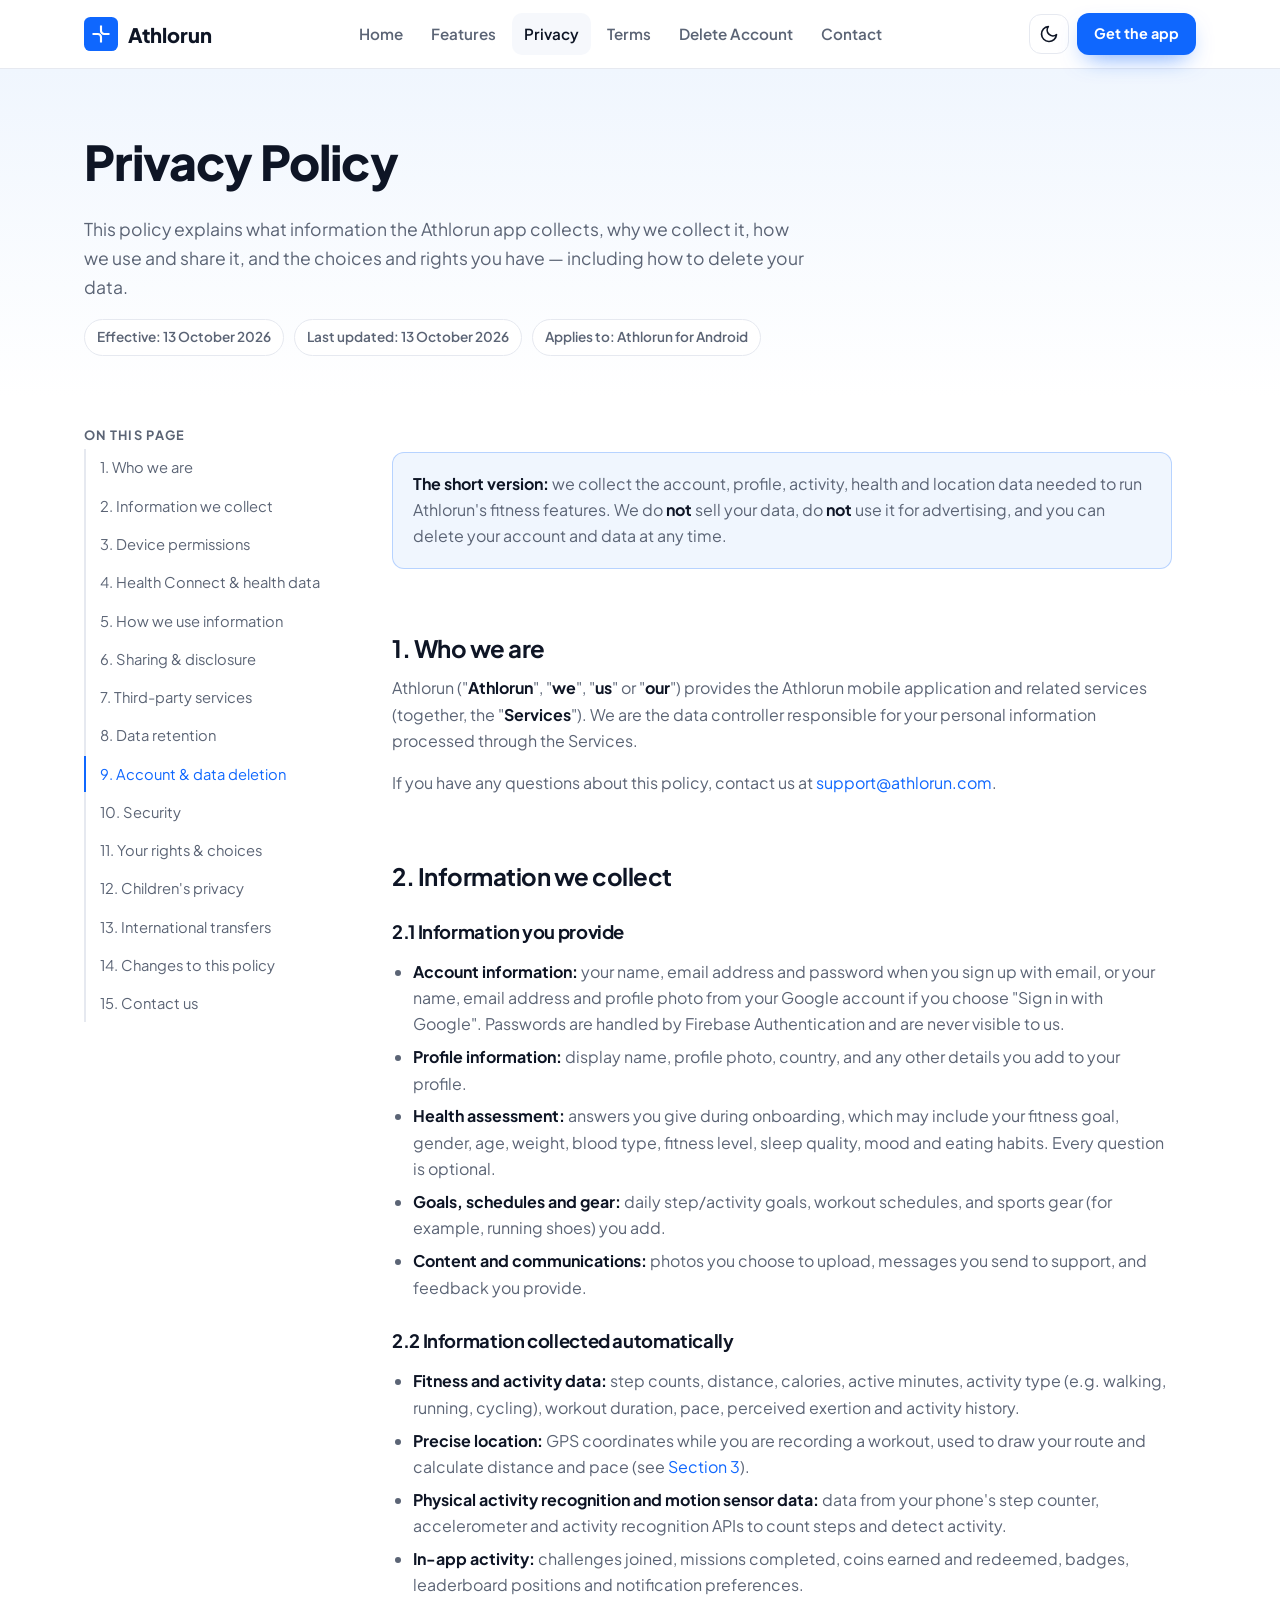
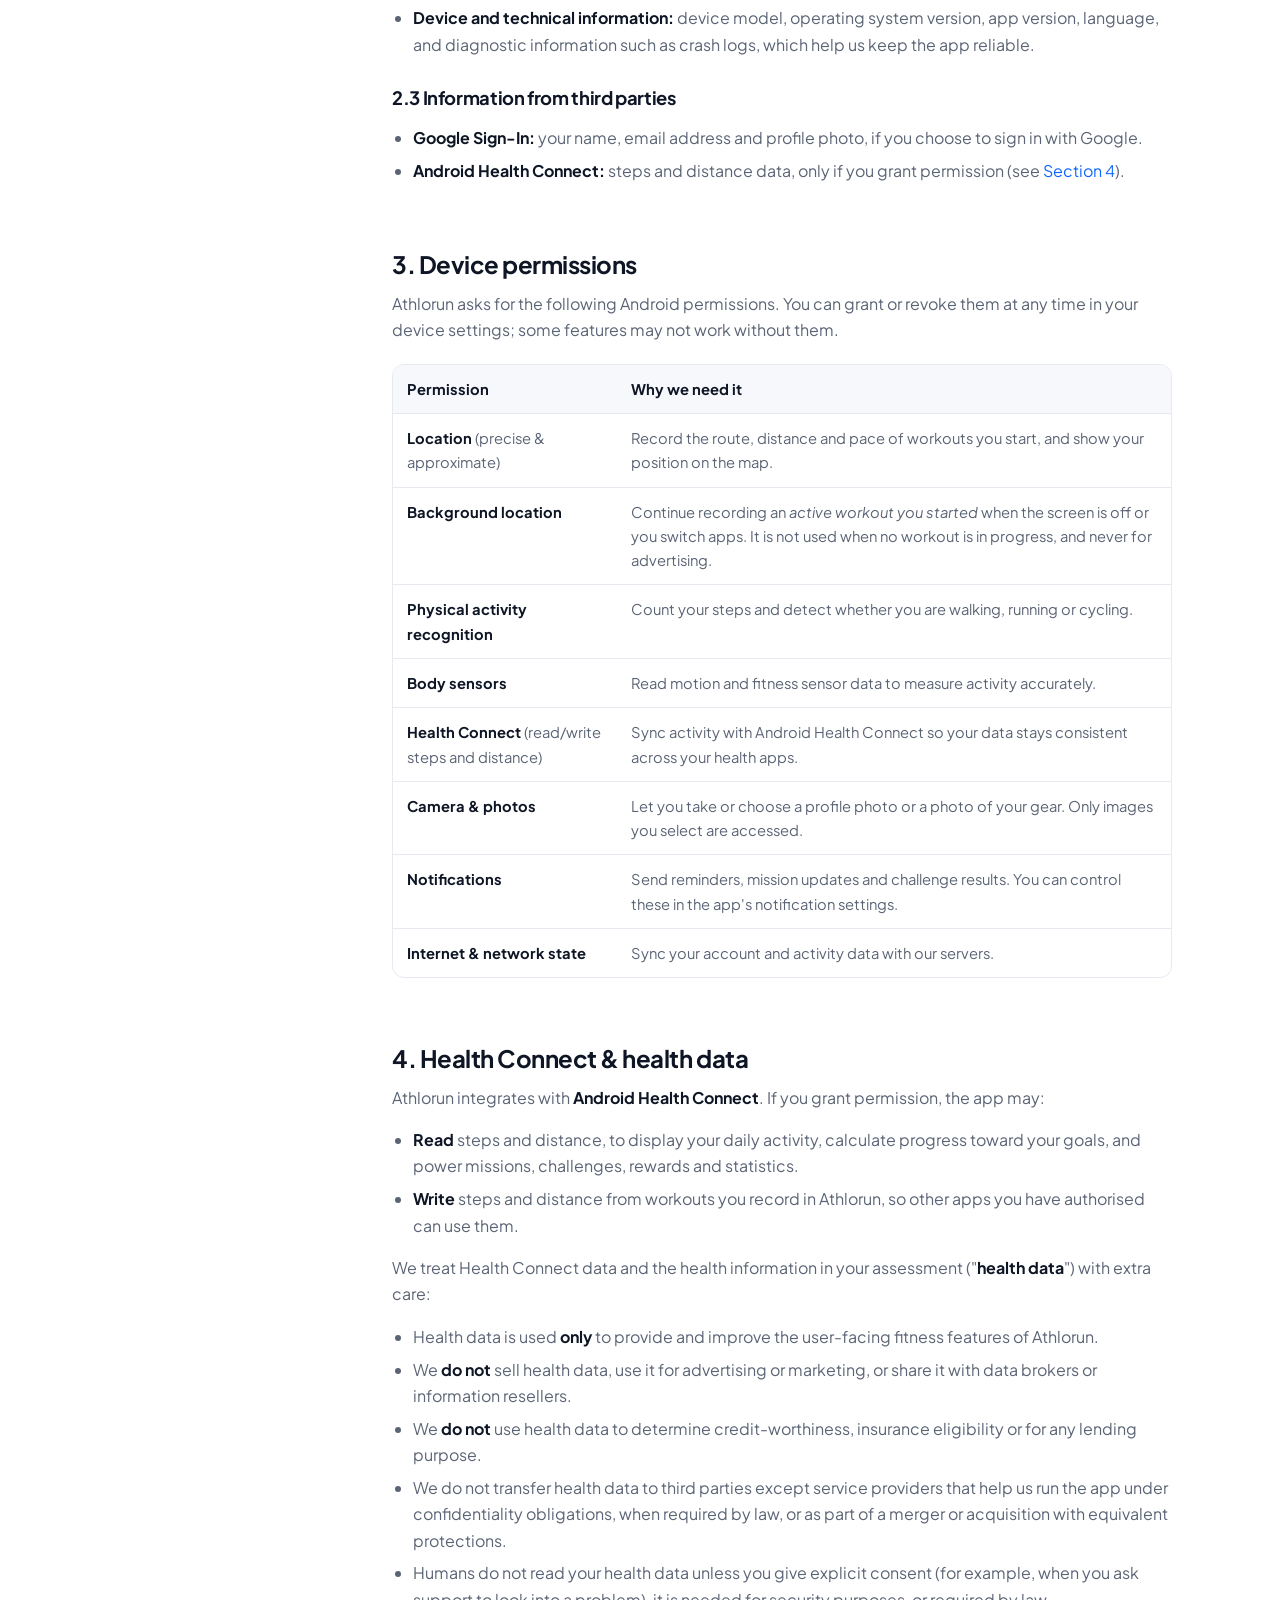
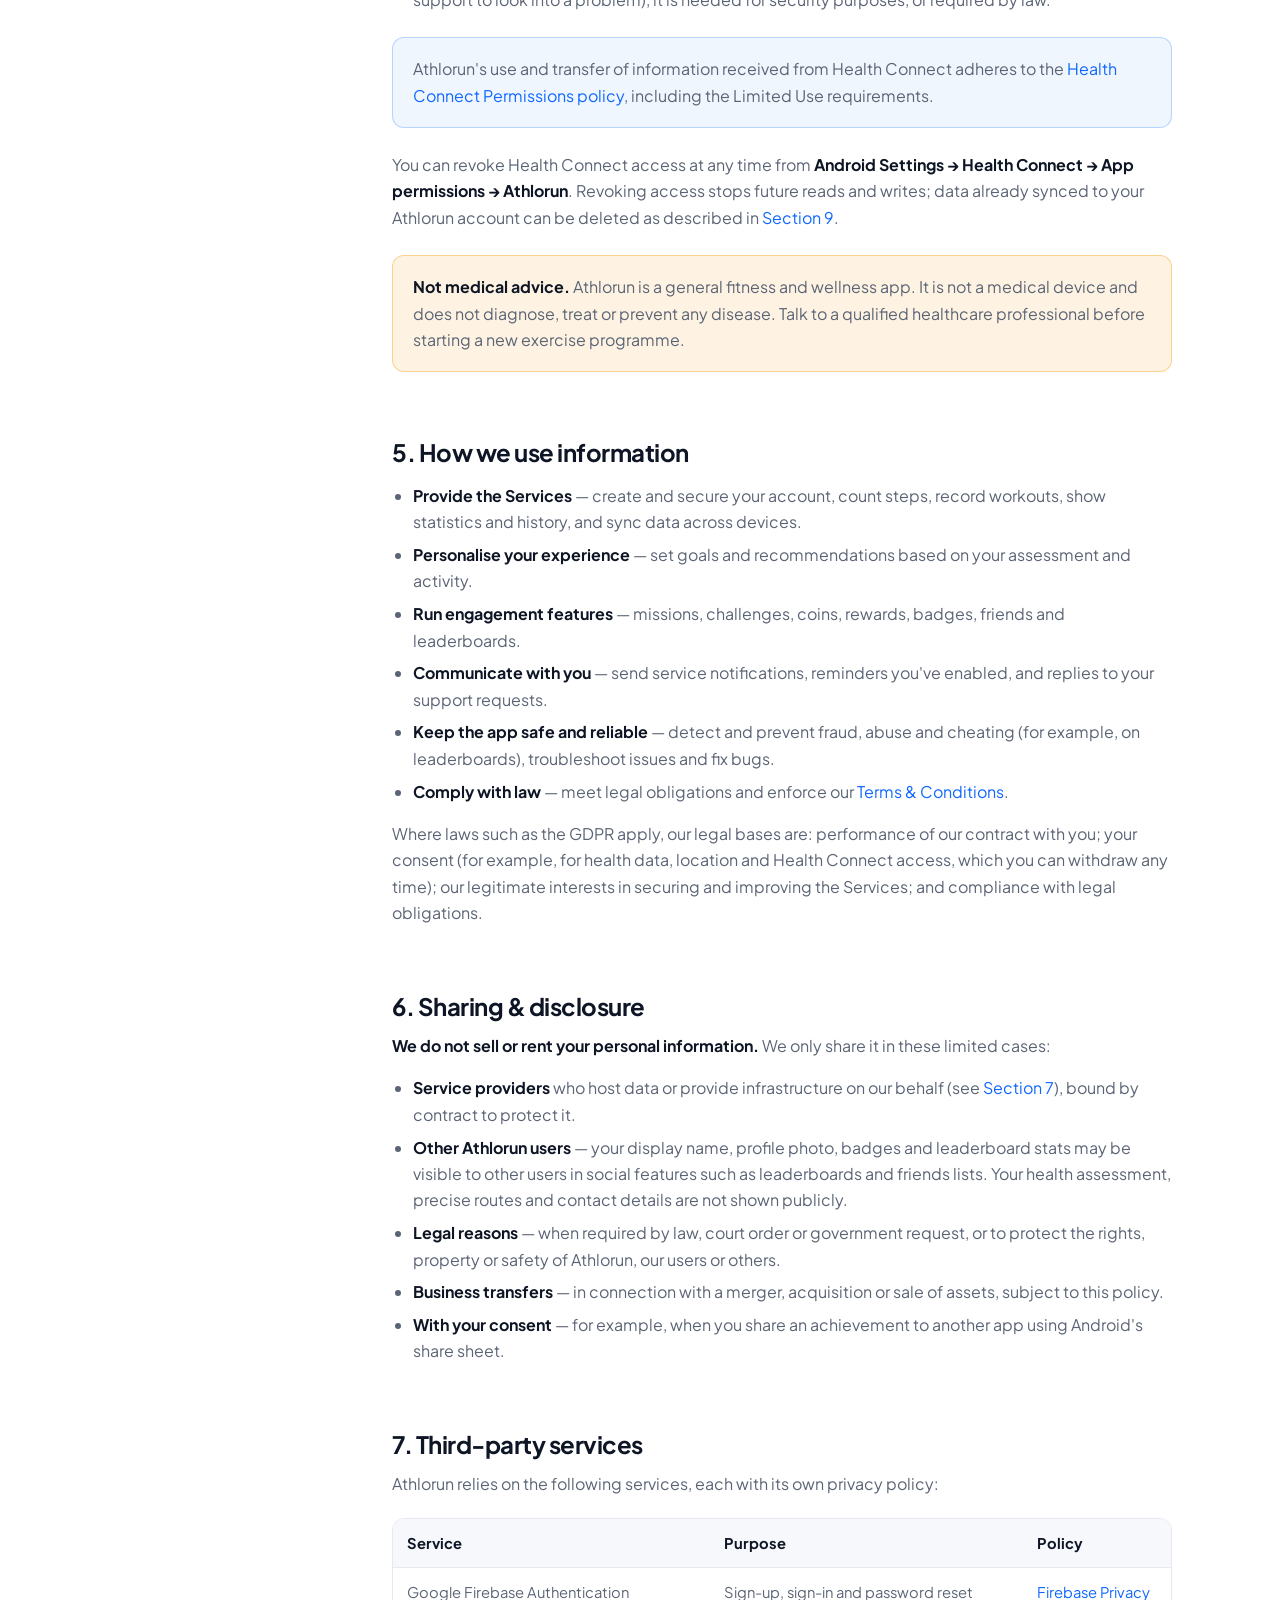
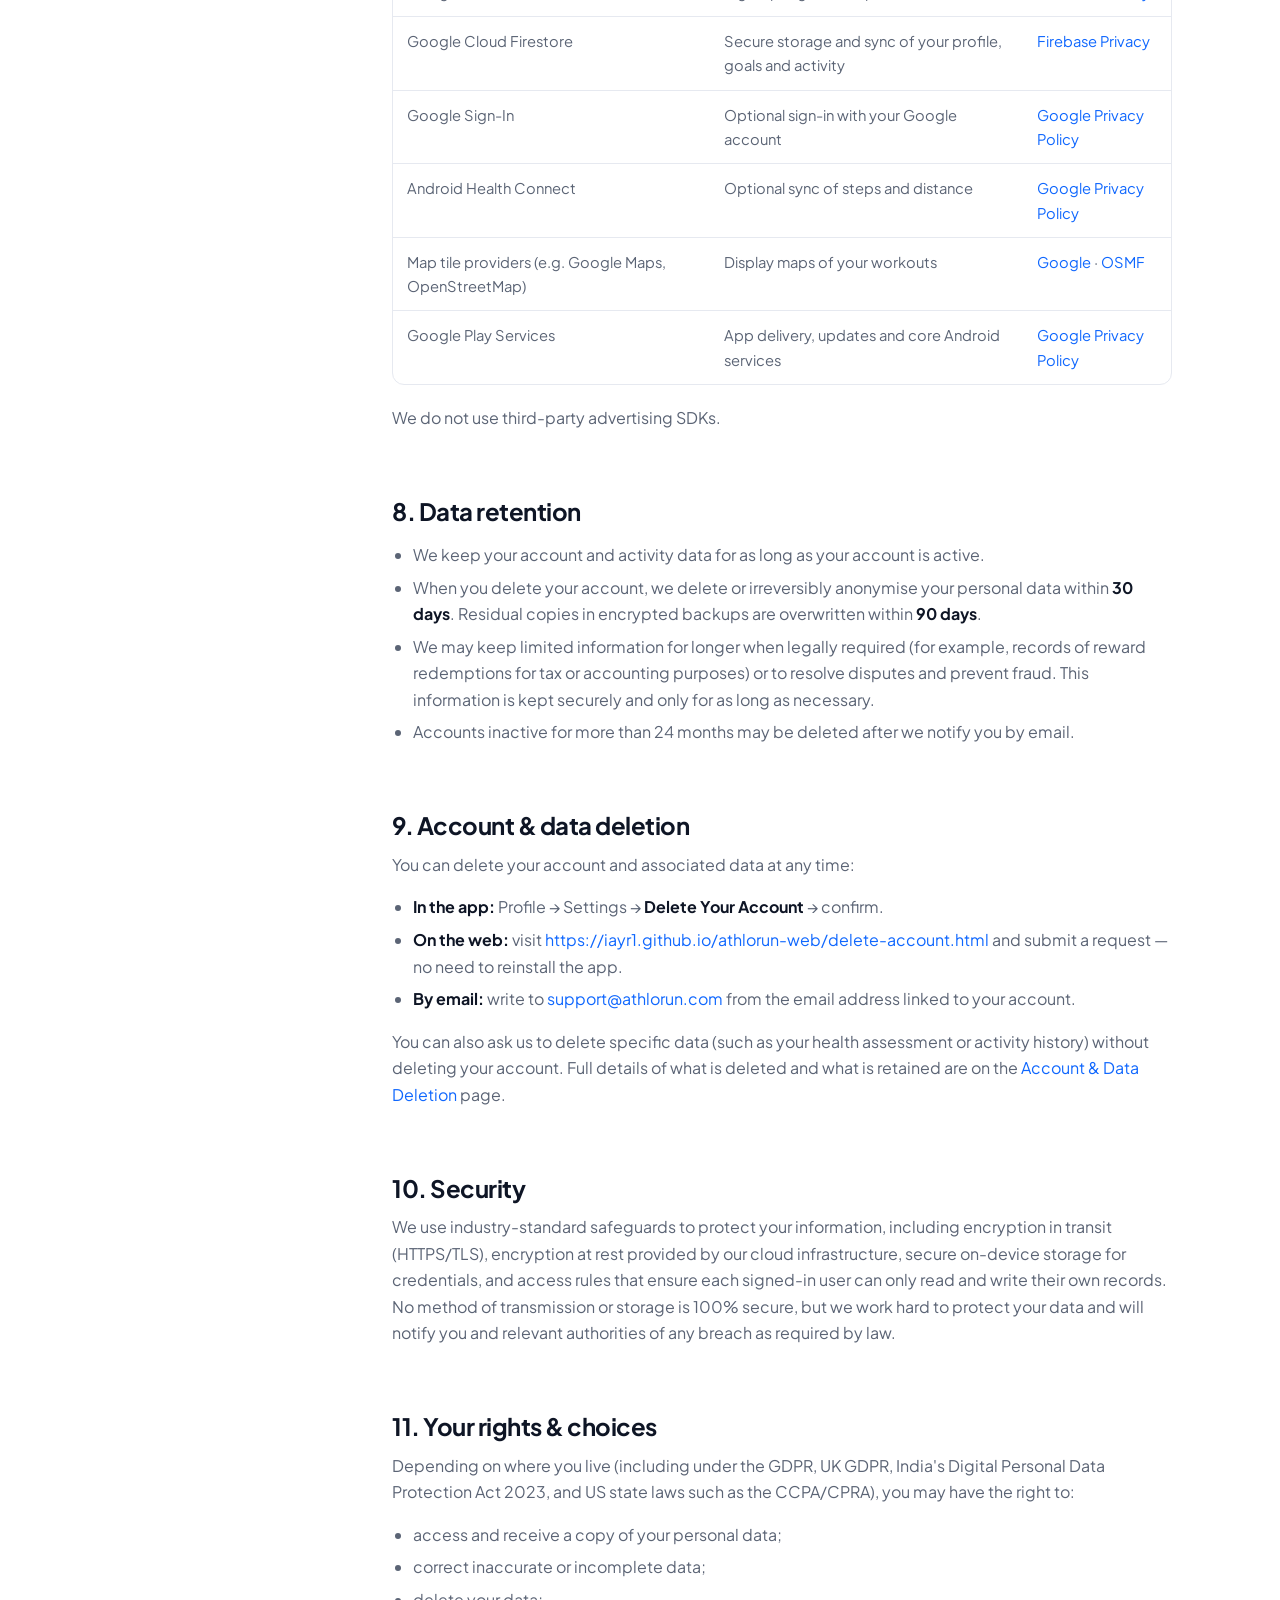
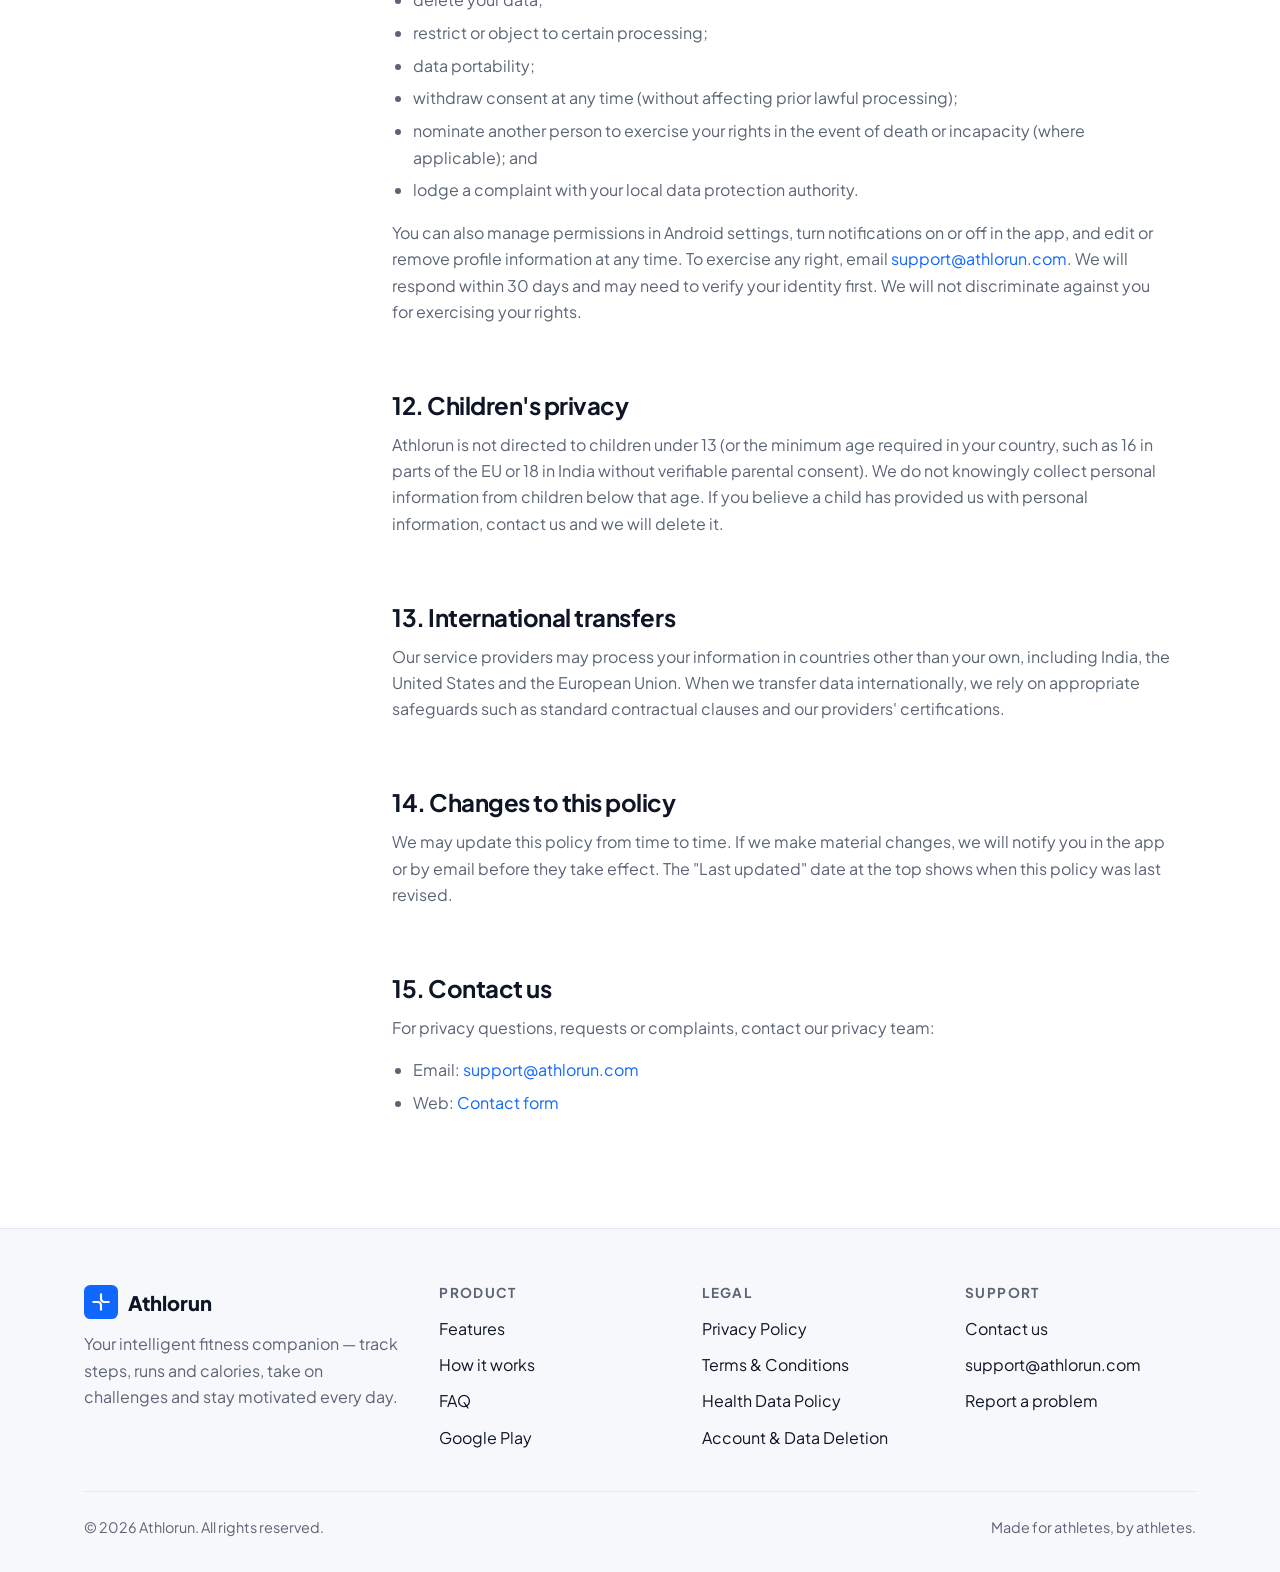
<file: privacy-policy.html>
<!doctype html>
<html lang="en" class="no-js">
<head>
  <meta charset="utf-8">
  <meta name="viewport" content="width=device-width, initial-scale=1">
  <title>Privacy Policy — Athlorun</title>
  <meta name="description" content="How Athlorun collects, uses, shares, protects and deletes your personal and health data.">
  <link rel="canonical" href="https://iayr1.github.io/athlorun-web/privacy-policy.html">
  <meta name="theme-color" content="#0f67fe">
  <meta property="og:type" content="website">
  <meta property="og:site_name" content="Athlorun">
  <meta property="og:title" content="Privacy Policy — Athlorun">
  <meta property="og:description" content="How Athlorun collects, uses, shares, protects and deletes your personal and health data.">
  <meta property="og:url" content="https://iayr1.github.io/athlorun-web/privacy-policy.html">
  <meta property="og:image" content="https://iayr1.github.io/athlorun-web/assets/img/og-image.png">
  <meta name="twitter:card" content="summary_large_image">
  <link rel="icon" href="favicon.svg" type="image/svg+xml">
  <link rel="apple-touch-icon" href="assets/img/icon-192.png">
  <link rel="manifest" href="site.webmanifest">
  <link rel="preconnect" href="https://fonts.googleapis.com">
  <link rel="preconnect" href="https://fonts.gstatic.com" crossorigin>
  <link href="https://fonts.googleapis.com/css2?family=Plus+Jakarta+Sans:wght@400;500;600;700;800&amp;display=swap" rel="stylesheet">
  <link rel="stylesheet" href="assets/css/style.css">
  <script>try{var t=localStorage.getItem("athlorun-theme");if(t)document.documentElement.setAttribute("data-theme",t)}catch(e){}</script>
</head>
<body>
<a class="skip-link" href="#main">Skip to content</a>
<header class="site-header">
  <nav class="container nav" aria-label="Main">
    <a class="brand" href="index.html"><img src="assets/img/logo.svg" alt="" width="34" height="34">Athlorun</a>
    <ul class="nav-links">
      <li><a href="index.html">Home</a></li>
      <li><a href="index.html#features">Features</a></li>
      <li><a href="privacy-policy.html" aria-current="page">Privacy</a></li>
      <li><a href="terms.html">Terms</a></li>
      <li><a href="delete-account.html">Delete Account</a></li>
      <li><a href="contact.html">Contact</a></li>
    </ul>
    <div class="nav-actions">
      <button class="icon-btn" type="button" data-theme-toggle aria-label="Toggle dark mode">
        <svg viewBox="0 0 24 24" fill="none" stroke="currentColor" stroke-width="2" stroke-linecap="round" stroke-linejoin="round" aria-hidden="true"><path d="M21 12.8A9 9 0 1 1 11.2 3a7 7 0 0 0 9.8 9.8z"/></svg>
      </button>
      <a class="btn btn-primary btn-sm" href="https://play.google.com/store/apps/details?id=com.athlorun.app" target="_blank" rel="noopener">Get the app</a>
      <button class="icon-btn menu-toggle" type="button" data-menu-toggle aria-label="Open menu" aria-expanded="false">
        <svg viewBox="0 0 24 24" fill="none" stroke="currentColor" stroke-width="2" stroke-linecap="round" aria-hidden="true"><path d="M4 7h16M4 12h16M4 17h16"/></svg>
      </button>
    </div>
  </nav>
</header>
<main id="main">
<section class="page-hero">
  <div class="container">
    <h1>Privacy Policy</h1>
    <p>This policy explains what information the Athlorun app collects, why we collect it, how we use and share it, and the choices and rights you have — including how to delete your data.</p>
    <div class="meta-row">
      <span class="meta-chip">Effective: 13 October 2026</span>
      <span class="meta-chip">Last updated: 13 October 2026</span>
      <span class="meta-chip">Applies to: Athlorun for Android</span>
    </div>
  </div>
</section>

<div class="container doc-layout">
  <aside class="toc" aria-label="On this page">
    <h4>On this page</h4>
    <ol>
      <li><a href="#who-we-are">1. Who we are</a></li>
      <li><a href="#information-we-collect">2. Information we collect</a></li>
      <li><a href="#permissions">3. Device permissions</a></li>
      <li><a href="#health-data">4. Health Connect &amp; health data</a></li>
      <li><a href="#how-we-use">5. How we use information</a></li>
      <li><a href="#sharing">6. Sharing &amp; disclosure</a></li>
      <li><a href="#third-parties">7. Third-party services</a></li>
      <li><a href="#retention">8. Data retention</a></li>
      <li><a href="#deletion">9. Account &amp; data deletion</a></li>
      <li><a href="#security">10. Security</a></li>
      <li><a href="#your-rights">11. Your rights &amp; choices</a></li>
      <li><a href="#children">12. Children's privacy</a></li>
      <li><a href="#transfers">13. International transfers</a></li>
      <li><a href="#changes">14. Changes to this policy</a></li>
      <li><a href="#contact">15. Contact us</a></li>
    </ol>
  </aside>

  <article class="prose">
    <div class="callout">
      <p><strong>The short version:</strong> we collect the account, profile, activity, health and location data needed to run Athlorun's fitness features. We do <strong>not</strong> sell your data, do <strong>not</strong> use it for advertising, and you can delete your account and data at any time.</p>
    </div>

    <h2 id="who-we-are">1. Who we are</h2>
    <p>Athlorun ("<strong>Athlorun</strong>", "<strong>we</strong>", "<strong>us</strong>" or "<strong>our</strong>") provides the Athlorun mobile application and related services (together, the "<strong>Services</strong>"). We are the data controller responsible for your personal information processed through the Services.</p>
    <p>If you have any questions about this policy, contact us at <a href="mailto:support@athlorun.com">support@athlorun.com</a>.</p>

    <h2 id="information-we-collect">2. Information we collect</h2>
    <h3>2.1 Information you provide</h3>
    <ul>
      <li><strong>Account information:</strong> your name, email address and password when you sign up with email, or your name, email address and profile photo from your Google account if you choose "Sign in with Google". Passwords are handled by Firebase Authentication and are never visible to us.</li>
      <li><strong>Profile information:</strong> display name, profile photo, country, and any other details you add to your profile.</li>
      <li><strong>Health assessment:</strong> answers you give during onboarding, which may include your fitness goal, gender, age, weight, blood type, fitness level, sleep quality, mood and eating habits. Every question is optional.</li>
      <li><strong>Goals, schedules and gear:</strong> daily step/activity goals, workout schedules, and sports gear (for example, running shoes) you add.</li>
      <li><strong>Content and communications:</strong> photos you choose to upload, messages you send to support, and feedback you provide.</li>
    </ul>

    <h3>2.2 Information collected automatically</h3>
    <ul>
      <li><strong>Fitness and activity data:</strong> step counts, distance, calories, active minutes, activity type (e.g. walking, running, cycling), workout duration, pace, perceived exertion and activity history.</li>
      <li><strong>Precise location:</strong> GPS coordinates while you are recording a workout, used to draw your route and calculate distance and pace (see <a href="#permissions">Section 3</a>).</li>
      <li><strong>Physical activity recognition and motion sensor data:</strong> data from your phone's step counter, accelerometer and activity recognition APIs to count steps and detect activity.</li>
      <li><strong>In-app activity:</strong> challenges joined, missions completed, coins earned and redeemed, badges, leaderboard positions and notification preferences.</li>
      <li><strong>Device and technical information:</strong> device model, operating system version, app version, language, and diagnostic information such as crash logs, which help us keep the app reliable.</li>
    </ul>

    <h3>2.3 Information from third parties</h3>
    <ul>
      <li><strong>Google Sign-In:</strong> your name, email address and profile photo, if you choose to sign in with Google.</li>
      <li><strong>Android Health Connect:</strong> steps and distance data, only if you grant permission (see <a href="#health-data">Section 4</a>).</li>
    </ul>

    <h2 id="permissions">3. Device permissions</h2>
    <p>Athlorun asks for the following Android permissions. You can grant or revoke them at any time in your device settings; some features may not work without them.</p>
    <div class="table-wrap">
      <table>
        <thead><tr><th>Permission</th><th>Why we need it</th></tr></thead>
        <tbody>
          <tr><td><strong>Location</strong> (precise &amp; approximate)</td><td>Record the route, distance and pace of workouts you start, and show your position on the map.</td></tr>
          <tr><td><strong>Background location</strong></td><td>Continue recording an <em>active workout you started</em> when the screen is off or you switch apps. It is not used when no workout is in progress, and never for advertising.</td></tr>
          <tr><td><strong>Physical activity recognition</strong></td><td>Count your steps and detect whether you are walking, running or cycling.</td></tr>
          <tr><td><strong>Body sensors</strong></td><td>Read motion and fitness sensor data to measure activity accurately.</td></tr>
          <tr><td><strong>Health Connect</strong> (read/write steps and distance)</td><td>Sync activity with Android Health Connect so your data stays consistent across your health apps.</td></tr>
          <tr><td><strong>Camera &amp; photos</strong></td><td>Let you take or choose a profile photo or a photo of your gear. Only images you select are accessed.</td></tr>
          <tr><td><strong>Notifications</strong></td><td>Send reminders, mission updates and challenge results. You can control these in the app's notification settings.</td></tr>
          <tr><td><strong>Internet &amp; network state</strong></td><td>Sync your account and activity data with our servers.</td></tr>
        </tbody>
      </table>
    </div>

    <h2 id="health-data">4. Health Connect &amp; health data</h2>
    <p>Athlorun integrates with <strong>Android Health Connect</strong>. If you grant permission, the app may:</p>
    <ul>
      <li><strong>Read</strong> steps and distance, to display your daily activity, calculate progress toward your goals, and power missions, challenges, rewards and statistics.</li>
      <li><strong>Write</strong> steps and distance from workouts you record in Athlorun, so other apps you have authorised can use them.</li>
    </ul>
    <p>We treat Health Connect data and the health information in your assessment ("<strong>health data</strong>") with extra care:</p>
    <ul>
      <li>Health data is used <strong>only</strong> to provide and improve the user-facing fitness features of Athlorun.</li>
      <li>We <strong>do not</strong> sell health data, use it for advertising or marketing, or share it with data brokers or information resellers.</li>
      <li>We <strong>do not</strong> use health data to determine credit-worthiness, insurance eligibility or for any lending purpose.</li>
      <li>We do not transfer health data to third parties except service providers that help us run the app under confidentiality obligations, when required by law, or as part of a merger or acquisition with equivalent protections.</li>
      <li>Humans do not read your health data unless you give explicit consent (for example, when you ask support to look into a problem), it is needed for security purposes, or required by law.</li>
    </ul>
    <div class="callout">
      <p>Athlorun's use and transfer of information received from Health Connect adheres to the <a href="https://support.google.com/googleplay/android-developer/answer/12991134" target="_blank" rel="noopener">Health Connect Permissions policy</a>, including the Limited Use requirements.</p>
    </div>
    <p>You can revoke Health Connect access at any time from <strong>Android Settings → Health Connect → App permissions → Athlorun</strong>. Revoking access stops future reads and writes; data already synced to your Athlorun account can be deleted as described in <a href="#deletion">Section 9</a>.</p>
    <div class="callout warn">
      <p><strong>Not medical advice.</strong> Athlorun is a general fitness and wellness app. It is not a medical device and does not diagnose, treat or prevent any disease. Talk to a qualified healthcare professional before starting a new exercise programme.</p>
    </div>

    <h2 id="how-we-use">5. How we use information</h2>
    <ul>
      <li><strong>Provide the Services</strong> — create and secure your account, count steps, record workouts, show statistics and history, and sync data across devices.</li>
      <li><strong>Personalise your experience</strong> — set goals and recommendations based on your assessment and activity.</li>
      <li><strong>Run engagement features</strong> — missions, challenges, coins, rewards, badges, friends and leaderboards.</li>
      <li><strong>Communicate with you</strong> — send service notifications, reminders you've enabled, and replies to your support requests.</li>
      <li><strong>Keep the app safe and reliable</strong> — detect and prevent fraud, abuse and cheating (for example, on leaderboards), troubleshoot issues and fix bugs.</li>
      <li><strong>Comply with law</strong> — meet legal obligations and enforce our <a href="terms.html">Terms &amp; Conditions</a>.</li>
    </ul>
    <p>Where laws such as the GDPR apply, our legal bases are: performance of our contract with you; your consent (for example, for health data, location and Health Connect access, which you can withdraw any time); our legitimate interests in securing and improving the Services; and compliance with legal obligations.</p>

    <h2 id="sharing">6. Sharing &amp; disclosure</h2>
    <p><strong>We do not sell or rent your personal information.</strong> We only share it in these limited cases:</p>
    <ul>
      <li><strong>Service providers</strong> who host data or provide infrastructure on our behalf (see <a href="#third-parties">Section 7</a>), bound by contract to protect it.</li>
      <li><strong>Other Athlorun users</strong> — your display name, profile photo, badges and leaderboard stats may be visible to other users in social features such as leaderboards and friends lists. Your health assessment, precise routes and contact details are not shown publicly.</li>
      <li><strong>Legal reasons</strong> — when required by law, court order or government request, or to protect the rights, property or safety of Athlorun, our users or others.</li>
      <li><strong>Business transfers</strong> — in connection with a merger, acquisition or sale of assets, subject to this policy.</li>
      <li><strong>With your consent</strong> — for example, when you share an achievement to another app using Android's share sheet.</li>
    </ul>

    <h2 id="third-parties">7. Third-party services</h2>
    <p>Athlorun relies on the following services, each with its own privacy policy:</p>
    <div class="table-wrap">
      <table>
        <thead><tr><th>Service</th><th>Purpose</th><th>Policy</th></tr></thead>
        <tbody>
          <tr><td>Google Firebase Authentication</td><td>Sign-up, sign-in and password reset</td><td><a href="https://firebase.google.com/support/privacy" target="_blank" rel="noopener">Firebase Privacy</a></td></tr>
          <tr><td>Google Cloud Firestore</td><td>Secure storage and sync of your profile, goals and activity</td><td><a href="https://firebase.google.com/support/privacy" target="_blank" rel="noopener">Firebase Privacy</a></td></tr>
          <tr><td>Google Sign-In</td><td>Optional sign-in with your Google account</td><td><a href="https://policies.google.com/privacy" target="_blank" rel="noopener">Google Privacy Policy</a></td></tr>
          <tr><td>Android Health Connect</td><td>Optional sync of steps and distance</td><td><a href="https://policies.google.com/privacy" target="_blank" rel="noopener">Google Privacy Policy</a></td></tr>
          <tr><td>Map tile providers (e.g. Google Maps, OpenStreetMap)</td><td>Display maps of your workouts</td><td><a href="https://policies.google.com/privacy" target="_blank" rel="noopener">Google</a> · <a href="https://osmfoundation.org/wiki/Privacy_Policy" target="_blank" rel="noopener">OSMF</a></td></tr>
          <tr><td>Google Play Services</td><td>App delivery, updates and core Android services</td><td><a href="https://policies.google.com/privacy" target="_blank" rel="noopener">Google Privacy Policy</a></td></tr>
        </tbody>
      </table>
    </div>
    <p>We do not use third-party advertising SDKs.</p>

    <h2 id="retention">8. Data retention</h2>
    <ul>
      <li>We keep your account and activity data for as long as your account is active.</li>
      <li>When you delete your account, we delete or irreversibly anonymise your personal data within <strong>30 days</strong>. Residual copies in encrypted backups are overwritten within <strong>90 days</strong>.</li>
      <li>We may keep limited information for longer when legally required (for example, records of reward redemptions for tax or accounting purposes) or to resolve disputes and prevent fraud. This information is kept securely and only for as long as necessary.</li>
      <li>Accounts inactive for more than 24 months may be deleted after we notify you by email.</li>
    </ul>

    <h2 id="deletion">9. Account &amp; data deletion</h2>
    <p>You can delete your account and associated data at any time:</p>
    <ul>
      <li><strong>In the app:</strong> Profile → Settings → <strong>Delete Your Account</strong> → confirm.</li>
      <li><strong>On the web:</strong> visit <a href="delete-account.html">https://iayr1.github.io/athlorun-web/delete-account.html</a> and submit a request — no need to reinstall the app.</li>
      <li><strong>By email:</strong> write to <a href="mailto:support@athlorun.com?subject=Account%20deletion%20request">support@athlorun.com</a> from the email address linked to your account.</li>
    </ul>
    <p>You can also ask us to delete specific data (such as your health assessment or activity history) without deleting your account. Full details of what is deleted and what is retained are on the <a href="delete-account.html">Account &amp; Data Deletion</a> page.</p>

    <h2 id="security">10. Security</h2>
    <p>We use industry-standard safeguards to protect your information, including encryption in transit (HTTPS/TLS), encryption at rest provided by our cloud infrastructure, secure on-device storage for credentials, and access rules that ensure each signed-in user can only read and write their own records. No method of transmission or storage is 100% secure, but we work hard to protect your data and will notify you and relevant authorities of any breach as required by law.</p>

    <h2 id="your-rights">11. Your rights &amp; choices</h2>
    <p>Depending on where you live (including under the GDPR, UK GDPR, India's Digital Personal Data Protection Act 2023, and US state laws such as the CCPA/CPRA), you may have the right to:</p>
    <ul>
      <li>access and receive a copy of your personal data;</li>
      <li>correct inaccurate or incomplete data;</li>
      <li>delete your data;</li>
      <li>restrict or object to certain processing;</li>
      <li>data portability;</li>
      <li>withdraw consent at any time (without affecting prior lawful processing);</li>
      <li>nominate another person to exercise your rights in the event of death or incapacity (where applicable); and</li>
      <li>lodge a complaint with your local data protection authority.</li>
    </ul>
    <p>You can also manage permissions in Android settings, turn notifications on or off in the app, and edit or remove profile information at any time. To exercise any right, email <a href="mailto:support@athlorun.com">support@athlorun.com</a>. We will respond within 30 days and may need to verify your identity first. We will not discriminate against you for exercising your rights.</p>

    <h2 id="children">12. Children's privacy</h2>
    <p>Athlorun is not directed to children under 13 (or the minimum age required in your country, such as 16 in parts of the EU or 18 in India without verifiable parental consent). We do not knowingly collect personal information from children below that age. If you believe a child has provided us with personal information, contact us and we will delete it.</p>

    <h2 id="transfers">13. International transfers</h2>
    <p>Our service providers may process your information in countries other than your own, including India, the United States and the European Union. When we transfer data internationally, we rely on appropriate safeguards such as standard contractual clauses and our providers' certifications.</p>

    <h2 id="changes">14. Changes to this policy</h2>
    <p>We may update this policy from time to time. If we make material changes, we will notify you in the app or by email before they take effect. The "Last updated" date at the top shows when this policy was last revised.</p>

    <h2 id="contact">15. Contact us</h2>
    <p>For privacy questions, requests or complaints, contact our privacy team:</p>
    <ul>
      <li>Email: <a href="mailto:support@athlorun.com">support@athlorun.com</a></li>
      <li>Web: <a href="contact.html">Contact form</a></li>
    </ul>
  </article>
</div>
</main>
<footer class="site-footer">
  <div class="container">
    <div class="footer-grid">
      <div class="footer-about">
        <a class="brand" href="index.html"><img src="assets/img/logo.svg" alt="" width="34" height="34">Athlorun</a>
        <p>Your intelligent fitness companion — track steps, runs and calories, take on challenges and stay motivated every day.</p>
      </div>
      <div>
        <h4>Product</h4>
        <ul>
          <li><a href="index.html#features">Features</a></li>
          <li><a href="index.html#how-it-works">How it works</a></li>
          <li><a href="index.html#faq">FAQ</a></li>
          <li><a href="https://play.google.com/store/apps/details?id=com.athlorun.app" target="_blank" rel="noopener">Google Play</a></li>
        </ul>
      </div>
      <div>
        <h4>Legal</h4>
        <ul>
          <li><a href="privacy-policy.html">Privacy Policy</a></li>
          <li><a href="terms.html">Terms &amp; Conditions</a></li>
          <li><a href="privacy-policy.html#health-data">Health Data Policy</a></li>
          <li><a href="delete-account.html">Account &amp; Data Deletion</a></li>
        </ul>
      </div>
      <div>
        <h4>Support</h4>
        <ul>
          <li><a href="contact.html">Contact us</a></li>
          <li><a href="mailto:support@athlorun.com">support@athlorun.com</a></li>
          <li><a href="contact.html#report">Report a problem</a></li>
        </ul>
      </div>
    </div>
    <div class="footer-bottom">
      <span>&copy; <span data-year>2026</span> Athlorun. All rights reserved.</span>
      <span>Made for athletes, by athletes.</span>
    </div>
  </div>
</footer>
<script src="assets/js/main.js" defer></script>
</body>
</html>
</file>
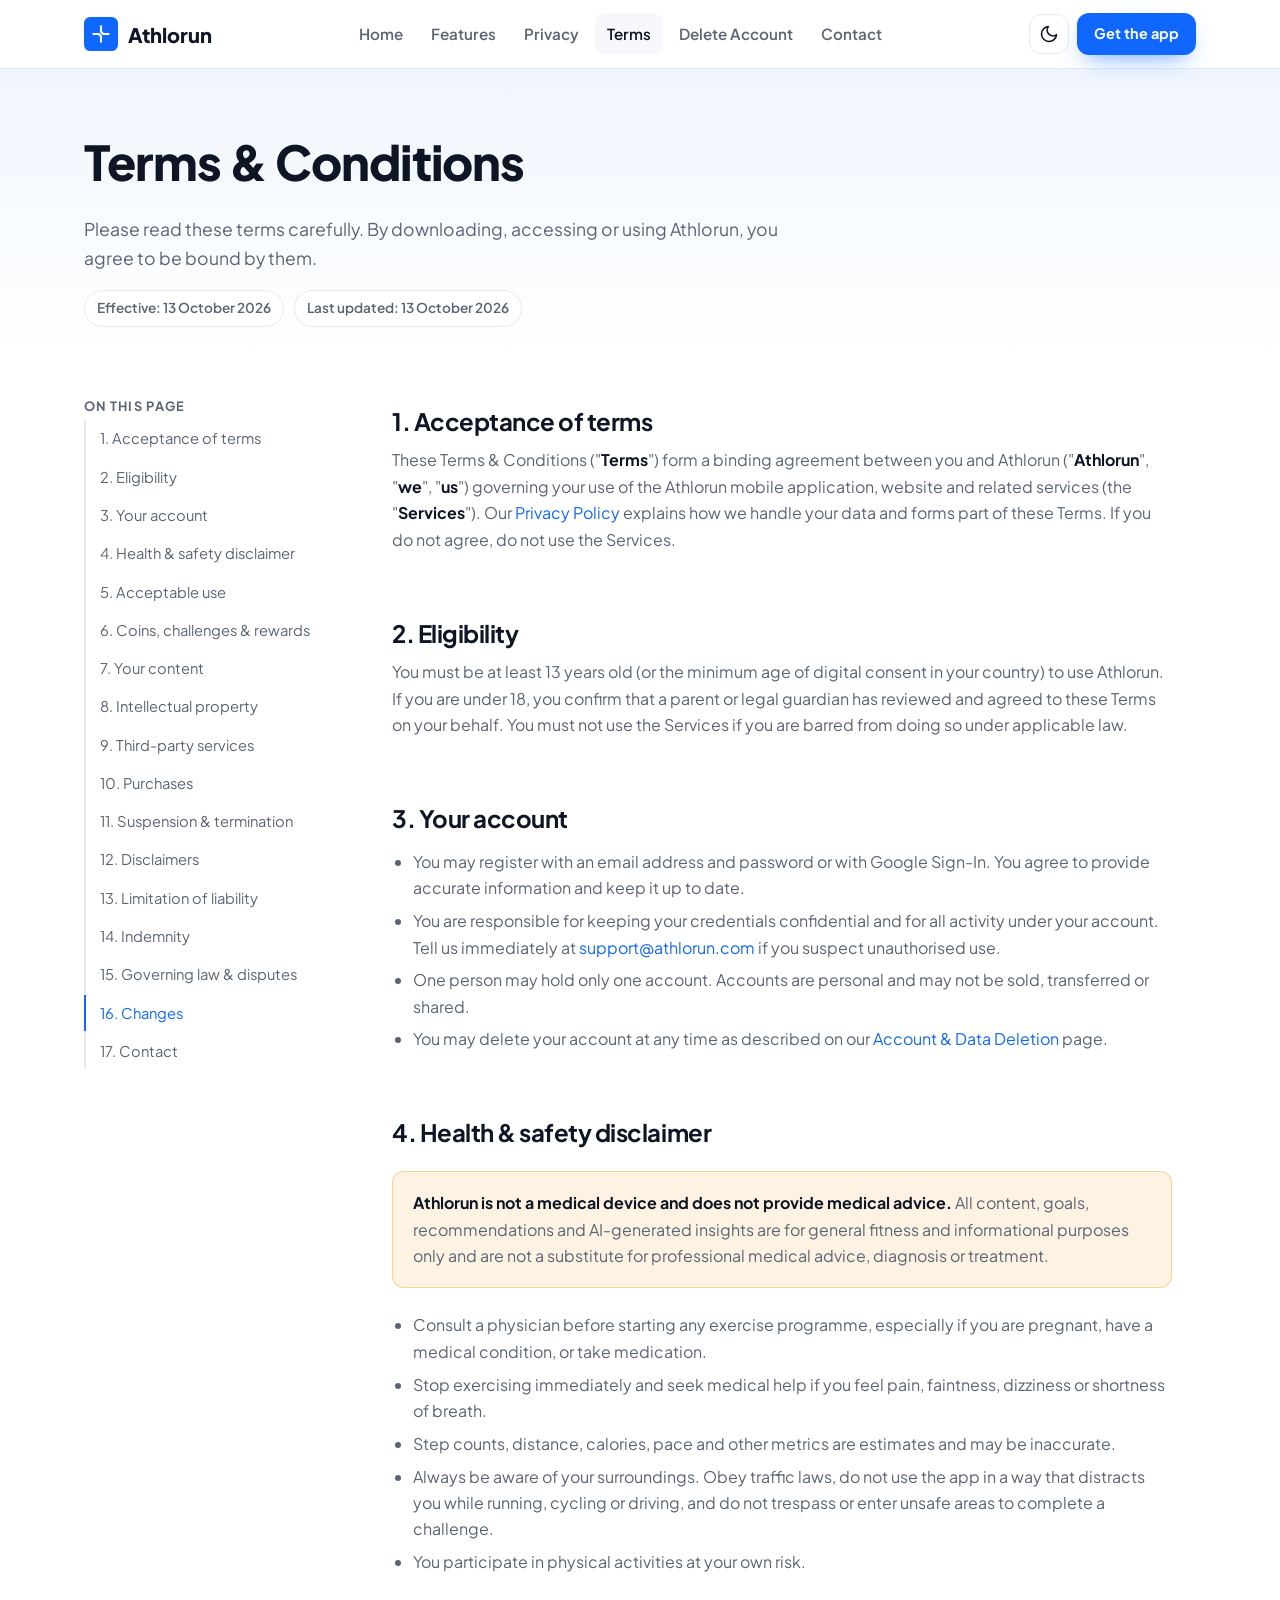
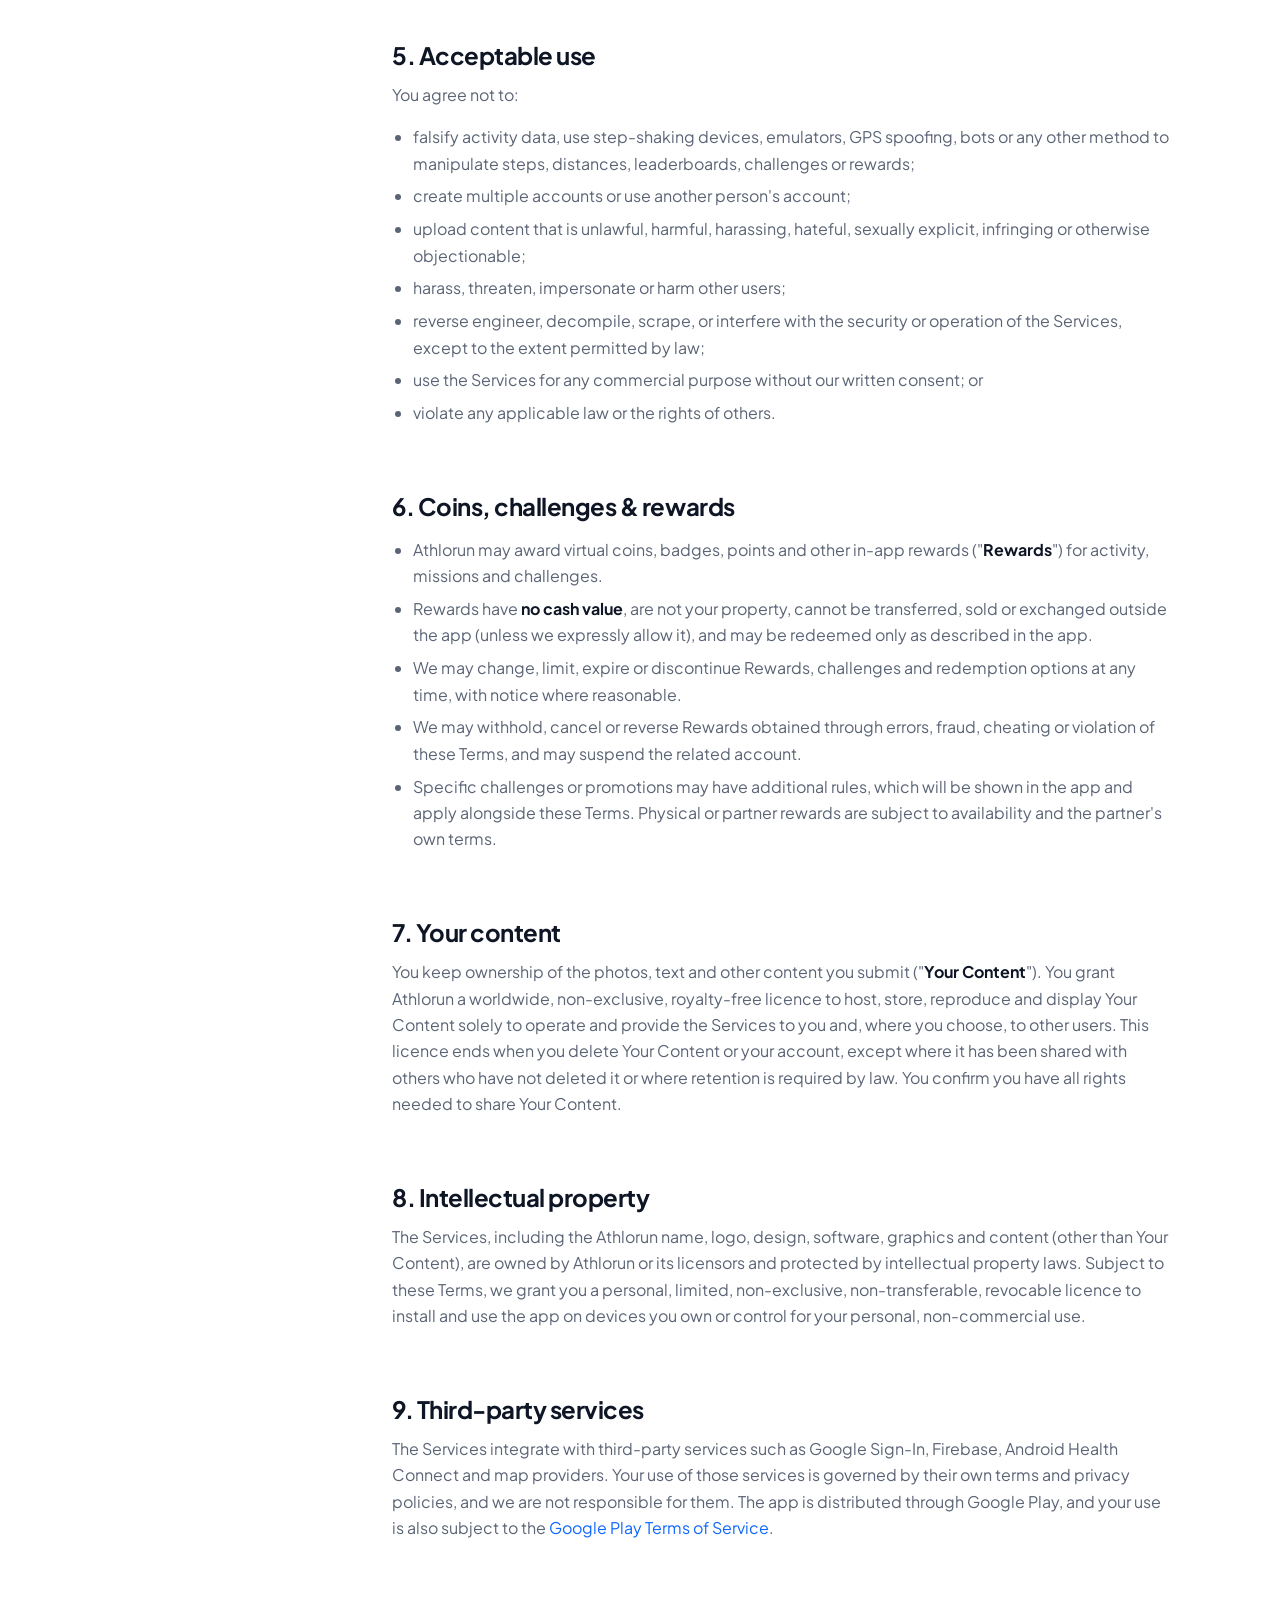
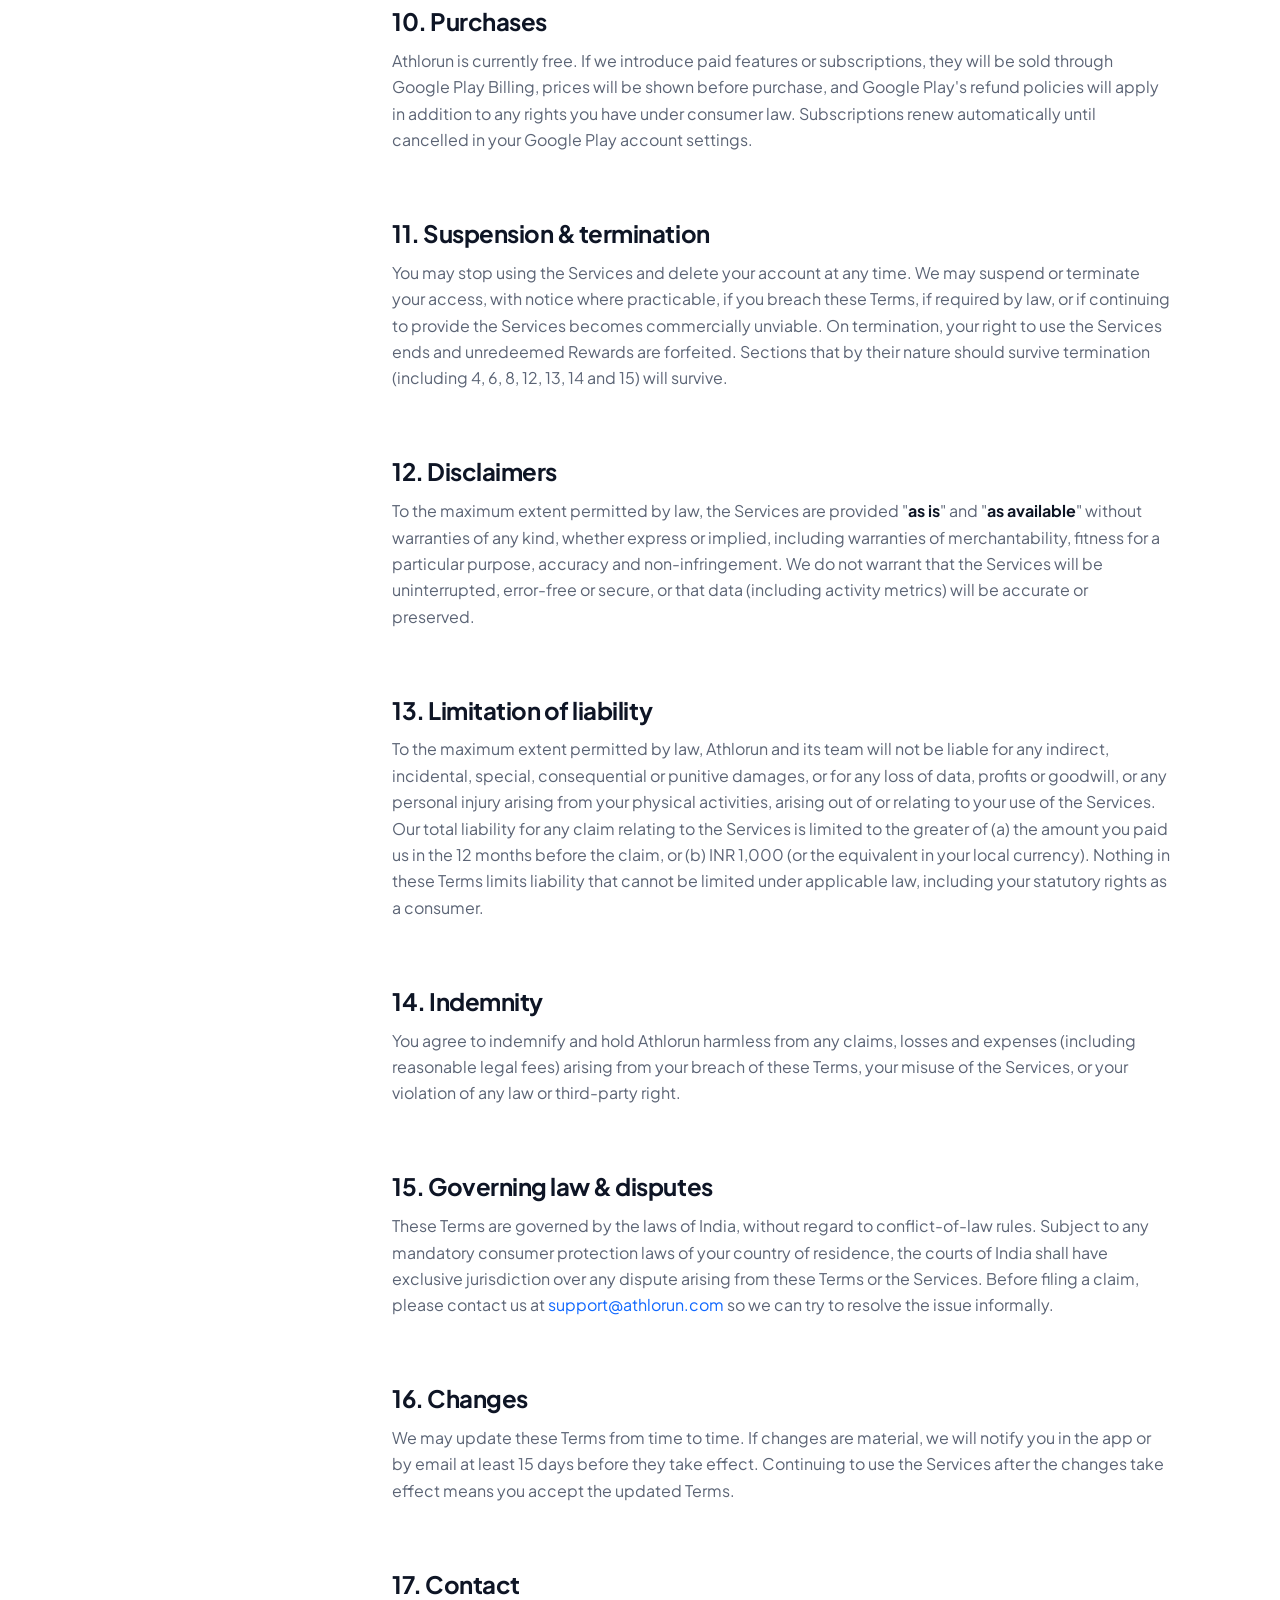
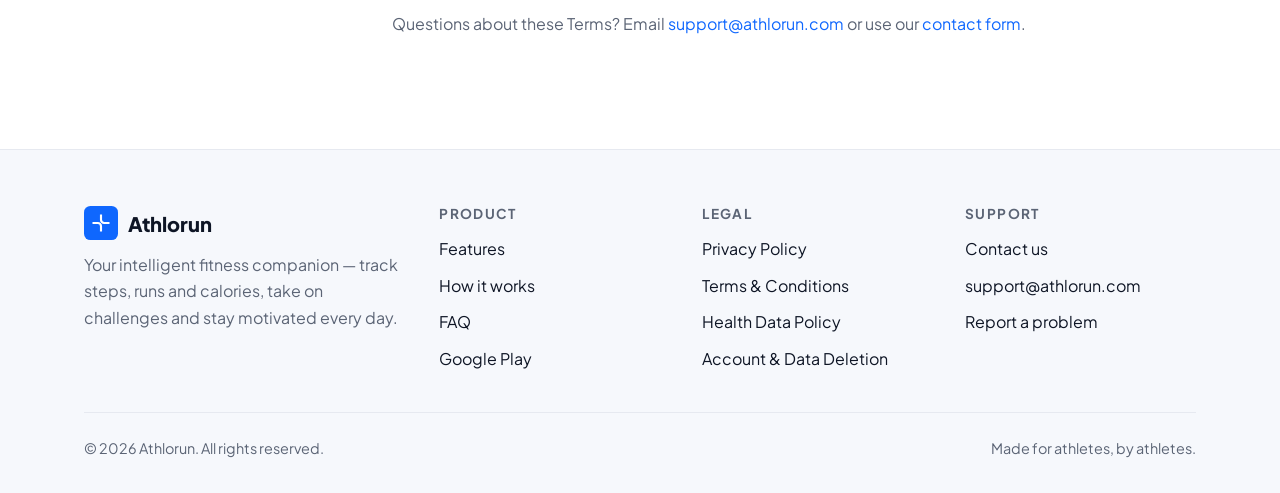
<file: terms.html>
<!doctype html>
<html lang="en" class="no-js">
<head>
  <meta charset="utf-8">
  <meta name="viewport" content="width=device-width, initial-scale=1">
  <title>Terms & Conditions — Athlorun</title>
  <meta name="description" content="The terms that govern your use of the Athlorun mobile app and related services.">
  <link rel="canonical" href="https://iayr1.github.io/athlorun-web/terms.html">
  <meta name="theme-color" content="#0f67fe">
  <meta property="og:type" content="website">
  <meta property="og:site_name" content="Athlorun">
  <meta property="og:title" content="Terms & Conditions — Athlorun">
  <meta property="og:description" content="The terms that govern your use of the Athlorun mobile app and related services.">
  <meta property="og:url" content="https://iayr1.github.io/athlorun-web/terms.html">
  <meta property="og:image" content="https://iayr1.github.io/athlorun-web/assets/img/og-image.png">
  <meta name="twitter:card" content="summary_large_image">
  <link rel="icon" href="favicon.svg" type="image/svg+xml">
  <link rel="apple-touch-icon" href="assets/img/icon-192.png">
  <link rel="manifest" href="site.webmanifest">
  <link rel="preconnect" href="https://fonts.googleapis.com">
  <link rel="preconnect" href="https://fonts.gstatic.com" crossorigin>
  <link href="https://fonts.googleapis.com/css2?family=Plus+Jakarta+Sans:wght@400;500;600;700;800&amp;display=swap" rel="stylesheet">
  <link rel="stylesheet" href="assets/css/style.css">
  <script>try{var t=localStorage.getItem("athlorun-theme");if(t)document.documentElement.setAttribute("data-theme",t)}catch(e){}</script>
</head>
<body>
<a class="skip-link" href="#main">Skip to content</a>
<header class="site-header">
  <nav class="container nav" aria-label="Main">
    <a class="brand" href="index.html"><img src="assets/img/logo.svg" alt="" width="34" height="34">Athlorun</a>
    <ul class="nav-links">
      <li><a href="index.html">Home</a></li>
      <li><a href="index.html#features">Features</a></li>
      <li><a href="privacy-policy.html">Privacy</a></li>
      <li><a href="terms.html" aria-current="page">Terms</a></li>
      <li><a href="delete-account.html">Delete Account</a></li>
      <li><a href="contact.html">Contact</a></li>
    </ul>
    <div class="nav-actions">
      <button class="icon-btn" type="button" data-theme-toggle aria-label="Toggle dark mode">
        <svg viewBox="0 0 24 24" fill="none" stroke="currentColor" stroke-width="2" stroke-linecap="round" stroke-linejoin="round" aria-hidden="true"><path d="M21 12.8A9 9 0 1 1 11.2 3a7 7 0 0 0 9.8 9.8z"/></svg>
      </button>
      <a class="btn btn-primary btn-sm" href="https://play.google.com/store/apps/details?id=com.athlorun.app" target="_blank" rel="noopener">Get the app</a>
      <button class="icon-btn menu-toggle" type="button" data-menu-toggle aria-label="Open menu" aria-expanded="false">
        <svg viewBox="0 0 24 24" fill="none" stroke="currentColor" stroke-width="2" stroke-linecap="round" aria-hidden="true"><path d="M4 7h16M4 12h16M4 17h16"/></svg>
      </button>
    </div>
  </nav>
</header>
<main id="main">
<section class="page-hero">
  <div class="container">
    <h1>Terms &amp; Conditions</h1>
    <p>Please read these terms carefully. By downloading, accessing or using Athlorun, you agree to be bound by them.</p>
    <div class="meta-row">
      <span class="meta-chip">Effective: 13 October 2026</span>
      <span class="meta-chip">Last updated: 13 October 2026</span>
    </div>
  </div>
</section>

<div class="container doc-layout">
  <aside class="toc" aria-label="On this page">
    <h4>On this page</h4>
    <ol>
      <li><a href="#acceptance">1. Acceptance of terms</a></li>
      <li><a href="#eligibility">2. Eligibility</a></li>
      <li><a href="#account">3. Your account</a></li>
      <li><a href="#health-disclaimer">4. Health &amp; safety disclaimer</a></li>
      <li><a href="#use">5. Acceptable use</a></li>
      <li><a href="#rewards">6. Coins, challenges &amp; rewards</a></li>
      <li><a href="#content">7. Your content</a></li>
      <li><a href="#ip">8. Intellectual property</a></li>
      <li><a href="#third-party">9. Third-party services</a></li>
      <li><a href="#payments">10. Purchases</a></li>
      <li><a href="#termination">11. Suspension &amp; termination</a></li>
      <li><a href="#disclaimers">12. Disclaimers</a></li>
      <li><a href="#liability">13. Limitation of liability</a></li>
      <li><a href="#indemnity">14. Indemnity</a></li>
      <li><a href="#law">15. Governing law &amp; disputes</a></li>
      <li><a href="#changes">16. Changes</a></li>
      <li><a href="#contact">17. Contact</a></li>
    </ol>
  </aside>

  <article class="prose">
    <h2 id="acceptance">1. Acceptance of terms</h2>
    <p>These Terms &amp; Conditions ("<strong>Terms</strong>") form a binding agreement between you and Athlorun ("<strong>Athlorun</strong>", "<strong>we</strong>", "<strong>us</strong>") governing your use of the Athlorun mobile application, website and related services (the "<strong>Services</strong>"). Our <a href="privacy-policy.html">Privacy Policy</a> explains how we handle your data and forms part of these Terms. If you do not agree, do not use the Services.</p>

    <h2 id="eligibility">2. Eligibility</h2>
    <p>You must be at least 13 years old (or the minimum age of digital consent in your country) to use Athlorun. If you are under 18, you confirm that a parent or legal guardian has reviewed and agreed to these Terms on your behalf. You must not use the Services if you are barred from doing so under applicable law.</p>

    <h2 id="account">3. Your account</h2>
    <ul>
      <li>You may register with an email address and password or with Google Sign-In. You agree to provide accurate information and keep it up to date.</li>
      <li>You are responsible for keeping your credentials confidential and for all activity under your account. Tell us immediately at <a href="mailto:support@athlorun.com">support@athlorun.com</a> if you suspect unauthorised use.</li>
      <li>One person may hold only one account. Accounts are personal and may not be sold, transferred or shared.</li>
      <li>You may delete your account at any time as described on our <a href="delete-account.html">Account &amp; Data Deletion</a> page.</li>
    </ul>

    <h2 id="health-disclaimer">4. Health &amp; safety disclaimer</h2>
    <div class="callout warn">
      <p><strong>Athlorun is not a medical device and does not provide medical advice.</strong> All content, goals, recommendations and AI-generated insights are for general fitness and informational purposes only and are not a substitute for professional medical advice, diagnosis or treatment.</p>
    </div>
    <ul>
      <li>Consult a physician before starting any exercise programme, especially if you are pregnant, have a medical condition, or take medication.</li>
      <li>Stop exercising immediately and seek medical help if you feel pain, faintness, dizziness or shortness of breath.</li>
      <li>Step counts, distance, calories, pace and other metrics are estimates and may be inaccurate.</li>
      <li>Always be aware of your surroundings. Obey traffic laws, do not use the app in a way that distracts you while running, cycling or driving, and do not trespass or enter unsafe areas to complete a challenge.</li>
      <li>You participate in physical activities at your own risk.</li>
    </ul>

    <h2 id="use">5. Acceptable use</h2>
    <p>You agree not to:</p>
    <ul>
      <li>falsify activity data, use step-shaking devices, emulators, GPS spoofing, bots or any other method to manipulate steps, distances, leaderboards, challenges or rewards;</li>
      <li>create multiple accounts or use another person's account;</li>
      <li>upload content that is unlawful, harmful, harassing, hateful, sexually explicit, infringing or otherwise objectionable;</li>
      <li>harass, threaten, impersonate or harm other users;</li>
      <li>reverse engineer, decompile, scrape, or interfere with the security or operation of the Services, except to the extent permitted by law;</li>
      <li>use the Services for any commercial purpose without our written consent; or</li>
      <li>violate any applicable law or the rights of others.</li>
    </ul>

    <h2 id="rewards">6. Coins, challenges &amp; rewards</h2>
    <ul>
      <li>Athlorun may award virtual coins, badges, points and other in-app rewards ("<strong>Rewards</strong>") for activity, missions and challenges.</li>
      <li>Rewards have <strong>no cash value</strong>, are not your property, cannot be transferred, sold or exchanged outside the app (unless we expressly allow it), and may be redeemed only as described in the app.</li>
      <li>We may change, limit, expire or discontinue Rewards, challenges and redemption options at any time, with notice where reasonable.</li>
      <li>We may withhold, cancel or reverse Rewards obtained through errors, fraud, cheating or violation of these Terms, and may suspend the related account.</li>
      <li>Specific challenges or promotions may have additional rules, which will be shown in the app and apply alongside these Terms. Physical or partner rewards are subject to availability and the partner's own terms.</li>
    </ul>

    <h2 id="content">7. Your content</h2>
    <p>You keep ownership of the photos, text and other content you submit ("<strong>Your Content</strong>"). You grant Athlorun a worldwide, non-exclusive, royalty-free licence to host, store, reproduce and display Your Content solely to operate and provide the Services to you and, where you choose, to other users. This licence ends when you delete Your Content or your account, except where it has been shared with others who have not deleted it or where retention is required by law. You confirm you have all rights needed to share Your Content.</p>

    <h2 id="ip">8. Intellectual property</h2>
    <p>The Services, including the Athlorun name, logo, design, software, graphics and content (other than Your Content), are owned by Athlorun or its licensors and protected by intellectual property laws. Subject to these Terms, we grant you a personal, limited, non-exclusive, non-transferable, revocable licence to install and use the app on devices you own or control for your personal, non-commercial use.</p>

    <h2 id="third-party">9. Third-party services</h2>
    <p>The Services integrate with third-party services such as Google Sign-In, Firebase, Android Health Connect and map providers. Your use of those services is governed by their own terms and privacy policies, and we are not responsible for them. The app is distributed through Google Play, and your use is also subject to the <a href="https://play.google.com/about/play-terms/" target="_blank" rel="noopener">Google Play Terms of Service</a>.</p>

    <h2 id="payments">10. Purchases</h2>
    <p>Athlorun is currently free. If we introduce paid features or subscriptions, they will be sold through Google Play Billing, prices will be shown before purchase, and Google Play's refund policies will apply in addition to any rights you have under consumer law. Subscriptions renew automatically until cancelled in your Google Play account settings.</p>

    <h2 id="termination">11. Suspension &amp; termination</h2>
    <p>You may stop using the Services and delete your account at any time. We may suspend or terminate your access, with notice where practicable, if you breach these Terms, if required by law, or if continuing to provide the Services becomes commercially unviable. On termination, your right to use the Services ends and unredeemed Rewards are forfeited. Sections that by their nature should survive termination (including 4, 6, 8, 12, 13, 14 and 15) will survive.</p>

    <h2 id="disclaimers">12. Disclaimers</h2>
    <p>To the maximum extent permitted by law, the Services are provided "<strong>as is</strong>" and "<strong>as available</strong>" without warranties of any kind, whether express or implied, including warranties of merchantability, fitness for a particular purpose, accuracy and non-infringement. We do not warrant that the Services will be uninterrupted, error-free or secure, or that data (including activity metrics) will be accurate or preserved.</p>

    <h2 id="liability">13. Limitation of liability</h2>
    <p>To the maximum extent permitted by law, Athlorun and its team will not be liable for any indirect, incidental, special, consequential or punitive damages, or for any loss of data, profits or goodwill, or any personal injury arising from your physical activities, arising out of or relating to your use of the Services. Our total liability for any claim relating to the Services is limited to the greater of (a) the amount you paid us in the 12 months before the claim, or (b) INR 1,000 (or the equivalent in your local currency). Nothing in these Terms limits liability that cannot be limited under applicable law, including your statutory rights as a consumer.</p>

    <h2 id="indemnity">14. Indemnity</h2>
    <p>You agree to indemnify and hold Athlorun harmless from any claims, losses and expenses (including reasonable legal fees) arising from your breach of these Terms, your misuse of the Services, or your violation of any law or third-party right.</p>

    <h2 id="law">15. Governing law &amp; disputes</h2>
    <p>These Terms are governed by the laws of India, without regard to conflict-of-law rules. Subject to any mandatory consumer protection laws of your country of residence, the courts of India shall have exclusive jurisdiction over any dispute arising from these Terms or the Services. Before filing a claim, please contact us at <a href="mailto:support@athlorun.com">support@athlorun.com</a> so we can try to resolve the issue informally.</p>

    <h2 id="changes">16. Changes</h2>
    <p>We may update these Terms from time to time. If changes are material, we will notify you in the app or by email at least 15 days before they take effect. Continuing to use the Services after the changes take effect means you accept the updated Terms.</p>

    <h2 id="contact">17. Contact</h2>
    <p>Questions about these Terms? Email <a href="mailto:support@athlorun.com">support@athlorun.com</a> or use our <a href="contact.html">contact form</a>.</p>
  </article>
</div>
</main>
<footer class="site-footer">
  <div class="container">
    <div class="footer-grid">
      <div class="footer-about">
        <a class="brand" href="index.html"><img src="assets/img/logo.svg" alt="" width="34" height="34">Athlorun</a>
        <p>Your intelligent fitness companion — track steps, runs and calories, take on challenges and stay motivated every day.</p>
      </div>
      <div>
        <h4>Product</h4>
        <ul>
          <li><a href="index.html#features">Features</a></li>
          <li><a href="index.html#how-it-works">How it works</a></li>
          <li><a href="index.html#faq">FAQ</a></li>
          <li><a href="https://play.google.com/store/apps/details?id=com.athlorun.app" target="_blank" rel="noopener">Google Play</a></li>
        </ul>
      </div>
      <div>
        <h4>Legal</h4>
        <ul>
          <li><a href="privacy-policy.html">Privacy Policy</a></li>
          <li><a href="terms.html">Terms &amp; Conditions</a></li>
          <li><a href="privacy-policy.html#health-data">Health Data Policy</a></li>
          <li><a href="delete-account.html">Account &amp; Data Deletion</a></li>
        </ul>
      </div>
      <div>
        <h4>Support</h4>
        <ul>
          <li><a href="contact.html">Contact us</a></li>
          <li><a href="mailto:support@athlorun.com">support@athlorun.com</a></li>
          <li><a href="contact.html#report">Report a problem</a></li>
        </ul>
      </div>
    </div>
    <div class="footer-bottom">
      <span>&copy; <span data-year>2026</span> Athlorun. All rights reserved.</span>
      <span>Made for athletes, by athletes.</span>
    </div>
  </div>
</footer>
<script src="assets/js/main.js" defer></script>
</body>
</html>
</file>
<file: assets/css/style.css>
/* ==========================================================
   Athlorun website — shared styles
   Brand colours mirror lib/config/styles/app_colors.dart
   ========================================================== */

:root {
  --blue: #0f67fe;
  --blue-100: #357efb;
  --blue-soft: #f0f6fe;
  --purple: #7b61ff;
  --green: #33d68b;
  --pink: #ff4d61;
  --yellow: #fbbf24;

  --bg: #ffffff;
  --bg-alt: #f6f8fc;
  --surface: #ffffff;
  --border: #e6e9f0;
  --text: #0e1525;
  --text-muted: #5b6475;
  --shadow: 0 20px 50px -20px rgba(15, 40, 90, 0.25);
  --shadow-sm: 0 6px 20px -10px rgba(15, 40, 90, 0.25);

  --radius: 20px;
  --radius-sm: 12px;
  --max: 1160px;
  --gutter: 24px;
  --font: "Plus Jakarta Sans", system-ui, -apple-system, "Segoe UI", Roboto, sans-serif;
}

@media (prefers-color-scheme: dark) {
  :root:not([data-theme="light"]) {
    --bg: #0a0f1c;
    --bg-alt: #0f1626;
    --surface: #131b2e;
    --border: #222c44;
    --text: #eef2fb;
    --text-muted: #a0abc3;
    --blue-soft: #14223f;
    --shadow: 0 20px 50px -20px rgba(0, 0, 0, 0.7);
    --shadow-sm: 0 6px 20px -10px rgba(0, 0, 0, 0.7);
  }
}
:root[data-theme="dark"] {
  --bg: #0a0f1c;
  --bg-alt: #0f1626;
  --surface: #131b2e;
  --border: #222c44;
  --text: #eef2fb;
  --text-muted: #a0abc3;
  --blue-soft: #14223f;
  --shadow: 0 20px 50px -20px rgba(0, 0, 0, 0.7);
  --shadow-sm: 0 6px 20px -10px rgba(0, 0, 0, 0.7);
}

*,
*::before,
*::after { box-sizing: border-box; }

html { scroll-behavior: smooth; -webkit-text-size-adjust: 100%; }

body {
  margin: 0;
  font-family: var(--font);
  font-size: 16px;
  line-height: 1.65;
  color: var(--text);
  background: var(--bg);
  -webkit-font-smoothing: antialiased;
  overflow-x: hidden;
}

img, svg { max-width: 100%; display: block; }
a { color: var(--blue); text-decoration: none; }
a:hover { text-decoration: underline; }
h1, h2, h3, h4 { line-height: 1.2; margin: 0 0 .5em; letter-spacing: -0.02em; }
p { margin: 0 0 1em; }

.container { width: 100%; max-width: var(--max); margin: 0 auto; padding: 0 var(--gutter); }
@media (max-width: 600px) { :root { --gutter: 16px; } }

.skip-link {
  position: absolute; left: -999px; top: 8px; z-index: 100;
  background: var(--blue); color: #fff; padding: 8px 14px; border-radius: 8px;
}
.skip-link:focus { left: 8px; }

:focus-visible { outline: 3px solid var(--blue-100); outline-offset: 2px; border-radius: 6px; }

/* ---------- Header ---------- */
.site-header {
  position: sticky; top: 0; z-index: 50;
  background: color-mix(in srgb, var(--bg) 82%, transparent);
  backdrop-filter: saturate(160%) blur(14px);
  -webkit-backdrop-filter: saturate(160%) blur(14px);
  border-bottom: 1px solid var(--border);
}
.nav { display: flex; align-items: center; justify-content: space-between; height: 68px; gap: 16px; }
.brand { display: flex; align-items: center; gap: 10px; font-weight: 800; font-size: 1.25rem; color: var(--text); }
.brand:hover { text-decoration: none; }
.brand img { width: 34px; height: 34px; }
.nav-links { display: flex; align-items: center; gap: 4px; list-style: none; margin: 0; padding: 0; }
.nav-links a {
  display: block; padding: 8px 12px; border-radius: 10px;
  color: var(--text-muted); font-weight: 600; font-size: .95rem;
}
.nav-links a:hover, .nav-links a[aria-current="page"] { color: var(--text); background: var(--bg-alt); text-decoration: none; }
.nav-actions { display: flex; align-items: center; gap: 8px; }
.icon-btn {
  width: 40px; height: 40px; border-radius: 12px; border: 1px solid var(--border);
  background: var(--surface); color: var(--text); display: grid; place-items: center; cursor: pointer;
}
.icon-btn svg { width: 20px; height: 20px; }
.menu-toggle { display: none; }

@media (max-width: 880px) {
  .menu-toggle { display: grid; }
  .nav-links {
    position: absolute; left: 0; right: 0; top: 68px;
    flex-direction: column; align-items: stretch; gap: 0;
    background: var(--bg); border-bottom: 1px solid var(--border);
    padding: 8px var(--gutter) 16px; display: none;
  }
  .nav-links.open { display: flex; }
  .nav-links a { padding: 12px; }
  .nav-actions .btn { display: none; }
}

/* ---------- Buttons ---------- */
.btn {
  display: inline-flex; align-items: center; justify-content: center; gap: 10px;
  padding: 12px 22px; border-radius: 14px; font-weight: 700; font-size: 1rem;
  border: 1px solid transparent; cursor: pointer; transition: transform .15s ease, box-shadow .15s ease, background .15s;
  font-family: inherit;
}
.btn:hover { text-decoration: none; transform: translateY(-1px); }
.btn-primary { background: var(--blue); color: #fff; box-shadow: 0 10px 24px -10px rgba(15, 103, 254, .7); }
.btn-primary:hover { background: #0a58e0; }
.btn-ghost { background: var(--surface); color: var(--text); border-color: var(--border); }
.btn-danger { background: #e5354b; color: #fff; }
.btn-sm { padding: 8px 16px; font-size: .9rem; border-radius: 12px; }

.play-badge {
  display: inline-flex; align-items: center; gap: 12px;
  background: #000; color: #fff; padding: 10px 20px 10px 16px; border-radius: 14px;
  border: 1px solid #333; transition: transform .15s ease;
}
.play-badge:hover { text-decoration: none; transform: translateY(-2px); }
.play-badge svg { width: 28px; height: 28px; }
.play-badge small { display: block; font-size: .7rem; letter-spacing: .04em; opacity: .85; line-height: 1.1; }
.play-badge strong { display: block; font-size: 1.15rem; line-height: 1.2; }

/* ---------- Hero ---------- */
.hero { position: relative; padding: 72px 0 96px; overflow: hidden; }
.hero::before {
  content: ""; position: absolute; inset: -40% -20% auto auto; width: 900px; height: 900px;
  background: radial-gradient(closest-side, rgba(15, 103, 254, .18), transparent 70%);
  z-index: -1;
}
.hero::after {
  content: ""; position: absolute; left: -300px; bottom: -300px; width: 700px; height: 700px;
  background: radial-gradient(closest-side, rgba(123, 97, 255, .14), transparent 70%);
  z-index: -1;
}
.hero-grid { display: grid; grid-template-columns: 1.1fr .9fr; gap: 56px; align-items: center; }
.eyebrow {
  display: inline-flex; align-items: center; gap: 8px;
  background: var(--blue-soft); color: var(--blue); font-weight: 700; font-size: .85rem;
  padding: 6px 14px; border-radius: 999px; margin-bottom: 20px;
}
.eyebrow .dot { width: 8px; height: 8px; border-radius: 50%; background: var(--green); box-shadow: 0 0 0 4px rgba(51, 214, 139, .25); }
.hero h1 { font-size: clamp(2.4rem, 5.2vw, 4rem); font-weight: 800; letter-spacing: -0.035em; }
.gradient-text {
  background: linear-gradient(100deg, var(--blue) 0%, var(--purple) 60%, var(--pink) 110%);
  -webkit-background-clip: text; background-clip: text; color: transparent;
}
.hero .lead { font-size: 1.2rem; color: var(--text-muted); max-width: 540px; margin-bottom: 32px; }
.hero-cta { display: flex; flex-wrap: wrap; gap: 14px; align-items: center; }
.hero-meta { display: flex; flex-wrap: wrap; gap: 24px; margin-top: 36px; color: var(--text-muted); font-size: .9rem; }
.hero-meta span { display: inline-flex; align-items: center; gap: 8px; }
.hero-meta svg { width: 18px; height: 18px; color: var(--green); }

@media (max-width: 900px) {
  .hero { padding: 48px 0 64px; }
  .hero-grid { grid-template-columns: 1fr; gap: 48px; }
}

/* ---------- Phone mockup ---------- */
.phone-wrap { position: relative; display: flex; justify-content: center; }
.phone {
  position: relative; width: 300px; max-width: 100%; aspect-ratio: 9 / 19;
  background: #0b1220; border-radius: 44px; padding: 12px;
  box-shadow: 0 50px 80px -30px rgba(15, 40, 90, .55), inset 0 0 0 2px #1d2740;
  transform: rotate(-3deg);
}
.phone-screen {
  position: relative; height: 100%; border-radius: 34px; overflow: hidden;
  background: linear-gradient(180deg, #f5f9fe 0%, #ffffff 60%);
  color: #0e1525; padding: 40px 18px 18px; display: flex; flex-direction: column; gap: 14px;
  font-size: 12px;
}
.phone-notch { position: absolute; top: 10px; left: 50%; transform: translateX(-50%); width: 90px; height: 22px; background: #0b1220; border-radius: 20px; }
.ps-head { display: flex; justify-content: space-between; align-items: center; }
.ps-head b { font-size: 15px; }
.ps-head .avatar { width: 30px; height: 30px; border-radius: 50%; background: linear-gradient(135deg, var(--purple), var(--blue)); }
.ps-ring { position: relative; width: 150px; height: 150px; margin: 4px auto 0; }
.ps-ring svg { width: 100%; height: 100%; transform: rotate(-90deg); }
.ps-ring .val { position: absolute; inset: 0; display: grid; place-content: center; text-align: center; }
.ps-ring .val strong { font-size: 26px; font-weight: 800; line-height: 1; }
.ps-ring .val small { color: #6b7280; font-size: 11px; }
.ps-stats { display: grid; grid-template-columns: repeat(3, 1fr); gap: 8px; }
.ps-stat { background: #fff; border: 1px solid #e8edf6; border-radius: 14px; padding: 8px; text-align: center; }
.ps-stat b { display: block; font-size: 14px; }
.ps-stat span { color: #6b7280; font-size: 10px; }
.ps-card { background: linear-gradient(135deg, var(--blue), var(--purple)); color: #fff; border-radius: 16px; padding: 12px 14px; }
.ps-card b { font-size: 13px; display: block; }
.ps-card .bar { height: 6px; background: rgba(255,255,255,.3); border-radius: 6px; margin-top: 8px; overflow: hidden; }
.ps-card .bar i { display: block; height: 100%; width: 68%; background: #fff; border-radius: 6px; }
.ps-chart { display: flex; align-items: flex-end; gap: 6px; height: 54px; padding: 0 4px; }
.ps-chart i { flex: 1; border-radius: 6px 6px 3px 3px; background: #dce9fe; }
.ps-chart i.on { background: var(--blue); }

.float-card {
  position: absolute; background: var(--surface); color: var(--text); border: 1px solid var(--border);
  border-radius: 16px; padding: 12px 16px; box-shadow: var(--shadow);
  display: flex; align-items: center; gap: 12px; font-size: .9rem; animation: bob 5s ease-in-out infinite;
}
.float-card .ic { width: 38px; height: 38px; border-radius: 12px; display: grid; place-items: center; color: #fff; font-size: 18px; }
.float-card b { display: block; font-size: .95rem; }
.float-card small { color: var(--text-muted); }
.fc-1 { top: 34%; left: -6%; }
.fc-2 { bottom: 14%; right: -6%; animation-delay: -2.5s; }
@keyframes bob { 0%, 100% { transform: translateY(0); } 50% { transform: translateY(-10px); } }
@media (max-width: 560px) {
  .fc-1 { left: 0; top: 30%; }
  .fc-2 { right: 0; bottom: 6%; }
}
@media (prefers-reduced-motion: reduce) {
  .float-card { animation: none; }
  html { scroll-behavior: auto; }
}

/* ---------- Sections ---------- */
section { padding: 88px 0; }
.section-alt { background: var(--bg-alt); }
.section-head { text-align: center; max-width: 680px; margin: 0 auto 56px; }
.section-head .kicker { color: var(--blue); font-weight: 800; text-transform: uppercase; letter-spacing: .12em; font-size: .8rem; }
.section-head h2 { font-size: clamp(1.9rem, 3.6vw, 2.75rem); font-weight: 800; margin-top: 8px; }
.section-head p { color: var(--text-muted); font-size: 1.1rem; }
@media (max-width: 600px) { section { padding: 64px 0; } }

.grid-3 { display: grid; grid-template-columns: repeat(3, 1fr); gap: 20px; }
.grid-2 { display: grid; grid-template-columns: repeat(2, 1fr); gap: 20px; }
@media (max-width: 900px) { .grid-3 { grid-template-columns: repeat(2, 1fr); } }
@media (max-width: 620px) { .grid-3, .grid-2 { grid-template-columns: 1fr; } }

.card {
  background: var(--surface); border: 1px solid var(--border); border-radius: var(--radius);
  padding: 28px; transition: transform .2s ease, box-shadow .2s ease;
}
.card:hover { transform: translateY(-4px); box-shadow: var(--shadow); }
.card h3 { font-size: 1.2rem; margin-top: 18px; }
.card p { color: var(--text-muted); margin: 0; }
.feature-icon {
  width: 52px; height: 52px; border-radius: 16px; display: grid; place-items: center; color: #fff;
}
.feature-icon svg { width: 26px; height: 26px; }
.bg-blue { background: linear-gradient(135deg, #357efb, #0f67fe); }
.bg-purple { background: linear-gradient(135deg, #9480ff, #7b61ff); }
.bg-green { background: linear-gradient(135deg, #51d9c9, #33d68b); }
.bg-pink { background: linear-gradient(135deg, #ff8a9a, #ff4d61); }
.bg-yellow { background: linear-gradient(135deg, #fcd34d, #f59e0b); }
.bg-dark { background: linear-gradient(135deg, #3b4a6b, #1b2438); }

/* Steps */
.steps { counter-reset: step; display: grid; grid-template-columns: repeat(3, 1fr); gap: 20px; }
.step { position: relative; padding: 28px; border-radius: var(--radius); background: var(--surface); border: 1px solid var(--border); }
.step::before {
  counter-increment: step; content: counter(step);
  display: grid; place-items: center; width: 40px; height: 40px; border-radius: 12px;
  background: var(--blue-soft); color: var(--blue); font-weight: 800; margin-bottom: 16px;
}
.step h3 { font-size: 1.1rem; }
.step p { color: var(--text-muted); margin: 0; }
@media (max-width: 800px) { .steps { grid-template-columns: 1fr; } }

/* Stats band */
.stats-band {
  display: grid; grid-template-columns: repeat(4, 1fr); gap: 16px;
  background: linear-gradient(120deg, var(--blue) 0%, var(--purple) 100%);
  color: #fff; border-radius: 28px; padding: 40px; text-align: center;
}
.stats-band strong { display: block; font-size: 2.2rem; font-weight: 800; }
.stats-band span { opacity: .85; }
@media (max-width: 720px) { .stats-band { grid-template-columns: repeat(2, 1fr); padding: 28px 16px; } }

/* Privacy highlight */
.privacy-split { display: grid; grid-template-columns: 1fr 1fr; gap: 48px; align-items: center; }
.check-list { list-style: none; padding: 0; margin: 0 0 24px; display: grid; gap: 14px; }
.check-list li { display: flex; gap: 12px; align-items: flex-start; }
.check-list svg { flex: none; width: 22px; height: 22px; color: var(--green); margin-top: 2px; }
.shield-card {
  border-radius: 28px; padding: 36px; color: #fff;
  background: radial-gradient(circle at 20% 0%, #2b3d68 0%, #0b1220 70%);
  box-shadow: var(--shadow);
}
.shield-card .row { display: flex; justify-content: space-between; align-items: center; padding: 14px 0; border-bottom: 1px solid rgba(255,255,255,.08); }
.shield-card .row:last-child { border-bottom: 0; }
.pill { font-size: .75rem; font-weight: 700; padding: 4px 10px; border-radius: 999px; background: rgba(51,214,139,.18); color: #6ff0b5; }
@media (max-width: 860px) { .privacy-split { grid-template-columns: 1fr; } }

/* FAQ */
.faq { max-width: 820px; margin: 0 auto; display: grid; gap: 12px; }
.faq details { background: var(--surface); border: 1px solid var(--border); border-radius: var(--radius-sm); padding: 4px 20px; }
.faq summary {
  cursor: pointer; list-style: none; font-weight: 700; padding: 16px 0;
  display: flex; justify-content: space-between; gap: 16px; align-items: center;
}
.faq summary::-webkit-details-marker { display: none; }
.faq summary::after { content: "+"; font-size: 1.4rem; color: var(--blue); transition: transform .2s; }
.faq details[open] summary::after { transform: rotate(45deg); }
.faq details p { color: var(--text-muted); }

/* CTA */
.cta {
  position: relative; overflow: hidden; text-align: center; color: #fff;
  border-radius: 32px; padding: 64px 24px;
  background: linear-gradient(135deg, #0b1220 0%, #12245a 60%, #0f67fe 140%);
}
.cta h2 { font-size: clamp(1.8rem, 3.6vw, 2.6rem); }
.cta p { opacity: .85; max-width: 560px; margin: 0 auto 28px; }
.cta .play-badge { border-color: rgba(255,255,255,.3); }

/* ---------- Footer ---------- */
.site-footer { border-top: 1px solid var(--border); padding: 56px 0 32px; background: var(--bg-alt); }
.footer-grid { display: grid; grid-template-columns: 1.4fr 1fr 1fr 1fr; gap: 32px; }
.footer-grid h4 { font-size: .85rem; text-transform: uppercase; letter-spacing: .1em; color: var(--text-muted); margin-bottom: 14px; }
.footer-grid ul { list-style: none; margin: 0; padding: 0; display: grid; gap: 10px; }
.footer-grid a { color: var(--text); }
.footer-about p { color: var(--text-muted); max-width: 320px; margin-top: 12px; }
.footer-bottom {
  display: flex; flex-wrap: wrap; justify-content: space-between; gap: 12px;
  margin-top: 40px; padding-top: 24px; border-top: 1px solid var(--border);
  color: var(--text-muted); font-size: .9rem;
}
@media (max-width: 800px) { .footer-grid { grid-template-columns: 1fr 1fr; } .footer-about { grid-column: 1 / -1; } }

/* ---------- Legal / document pages ---------- */
.page-hero { padding: 64px 0 40px; background: linear-gradient(180deg, var(--blue-soft), transparent); }
.page-hero h1 { font-size: clamp(2rem, 4.4vw, 3rem); font-weight: 800; }
.page-hero p { color: var(--text-muted); font-size: 1.1rem; max-width: 720px; }
.meta-row { display: flex; flex-wrap: wrap; gap: 10px; margin-top: 16px; }
.meta-chip { font-size: .85rem; font-weight: 600; padding: 6px 12px; border-radius: 999px; background: var(--surface); border: 1px solid var(--border); color: var(--text-muted); }

.doc-layout { display: grid; grid-template-columns: 260px 1fr; gap: 48px; padding-top: 32px; padding-bottom: 96px; align-items: start; }
.toc { position: sticky; top: 92px; font-size: .92rem; }
.toc h4 { font-size: .8rem; text-transform: uppercase; letter-spacing: .1em; color: var(--text-muted); }
.toc ol { list-style: none; margin: 0; padding: 0; display: grid; gap: 2px; border-left: 2px solid var(--border); }
.toc a { display: block; padding: 6px 14px; color: var(--text-muted); margin-left: -2px; border-left: 2px solid transparent; }
.toc a:hover, .toc a.active { color: var(--blue); border-left-color: var(--blue); text-decoration: none; }
@media (max-width: 900px) { .doc-layout { grid-template-columns: 1fr; } .toc { position: static; } }

.prose { max-width: 780px; min-width: 0; }
.prose h2 { font-size: 1.5rem; margin-top: 2.4em; padding-top: 8px; scroll-margin-top: 90px; }
.prose h2:first-child { margin-top: 0; }
.prose h3 { font-size: 1.15rem; margin-top: 1.6em; }
.prose p, .prose li { color: var(--text-muted); }
.prose strong { color: var(--text); }
.prose ul, .prose ol { padding-left: 1.3em; }
.prose li { margin-bottom: .4em; }
.callout {
  border-radius: var(--radius-sm); padding: 18px 20px; margin: 24px 0;
  background: var(--blue-soft); border: 1px solid color-mix(in srgb, var(--blue) 25%, transparent);
}
.callout p:last-child { margin: 0; }
.callout.warn { background: color-mix(in srgb, #f59e0b 12%, var(--bg)); border-color: color-mix(in srgb, #f59e0b 40%, transparent); }

.table-wrap { overflow-x: auto; margin: 20px 0; border: 1px solid var(--border); border-radius: var(--radius-sm); }
table { width: 100%; border-collapse: collapse; font-size: .92rem; min-width: 560px; }
th, td { text-align: left; padding: 12px 14px; border-bottom: 1px solid var(--border); vertical-align: top; }
th { background: var(--bg-alt); color: var(--text); font-weight: 700; }
td { color: var(--text-muted); }
tr:last-child td { border-bottom: 0; }

/* ---------- Forms ---------- */
.form { display: grid; gap: 16px; }
.field { display: grid; gap: 6px; }
.field label { font-weight: 700; font-size: .92rem; }
.field input, .field select, .field textarea {
  font: inherit; color: var(--text); background: var(--bg); border: 1px solid var(--border);
  border-radius: 12px; padding: 12px 14px; width: 100%;
}
.field textarea { min-height: 120px; resize: vertical; }
.field input:focus, .field select:focus, .field textarea:focus { outline: 3px solid color-mix(in srgb, var(--blue) 35%, transparent); border-color: var(--blue); }
.field .hint { font-size: .82rem; color: var(--text-muted); }
.checkbox { display: flex; gap: 10px; align-items: flex-start; font-size: .92rem; color: var(--text-muted); }
.checkbox input { margin-top: 5px; width: 18px; height: 18px; accent-color: var(--blue); }
.form-note { font-size: .9rem; color: var(--text-muted); }
.form-success { display: none; }
.form-success.show { display: block; }

.contact-grid { display: grid; grid-template-columns: 1fr 1.2fr; gap: 32px; padding-top: 32px; padding-bottom: 96px; align-items: start; }
@media (max-width: 880px) { .contact-grid { grid-template-columns: 1fr; } }
.contact-card { display: flex; gap: 16px; align-items: flex-start; }
.contact-card + .contact-card { margin-top: 16px; }
.contact-card .feature-icon { flex: none; width: 46px; height: 46px; border-radius: 14px; }
.contact-card h3 { margin: 0 0 4px; font-size: 1.05rem; }
.contact-card p { margin: 0; color: var(--text-muted); }

.timeline { list-style: none; padding: 0; margin: 0; display: grid; gap: 0; }
.timeline li { position: relative; padding: 0 0 24px 40px; }
.timeline li::before { content: ""; position: absolute; left: 13px; top: 30px; bottom: 0; width: 2px; background: var(--border); }
.timeline li:last-child::before { display: none; }
.timeline .num {
  position: absolute; left: 0; top: 0; width: 28px; height: 28px; border-radius: 50%;
  background: var(--blue); color: #fff; font-weight: 800; font-size: .85rem; display: grid; place-items: center;
}
.timeline h3 { font-size: 1.05rem; margin: 2px 0 4px; }
.timeline p { color: var(--text-muted); margin: 0; }

/* 404 */
.notfound { min-height: 60vh; display: grid; place-items: center; text-align: center; padding: 80px 0; }
.notfound .big { font-size: clamp(5rem, 18vw, 10rem); font-weight: 800; line-height: 1; }

/* Reveal on scroll */
.reveal { opacity: 0; transform: translateY(18px); transition: opacity .6s ease, transform .6s ease; }
.reveal.in { opacity: 1; transform: none; }
@media (prefers-reduced-motion: reduce) { .reveal { opacity: 1; transform: none; transition: none; } }
.no-js .reveal { opacity: 1; transform: none; }
</file>
